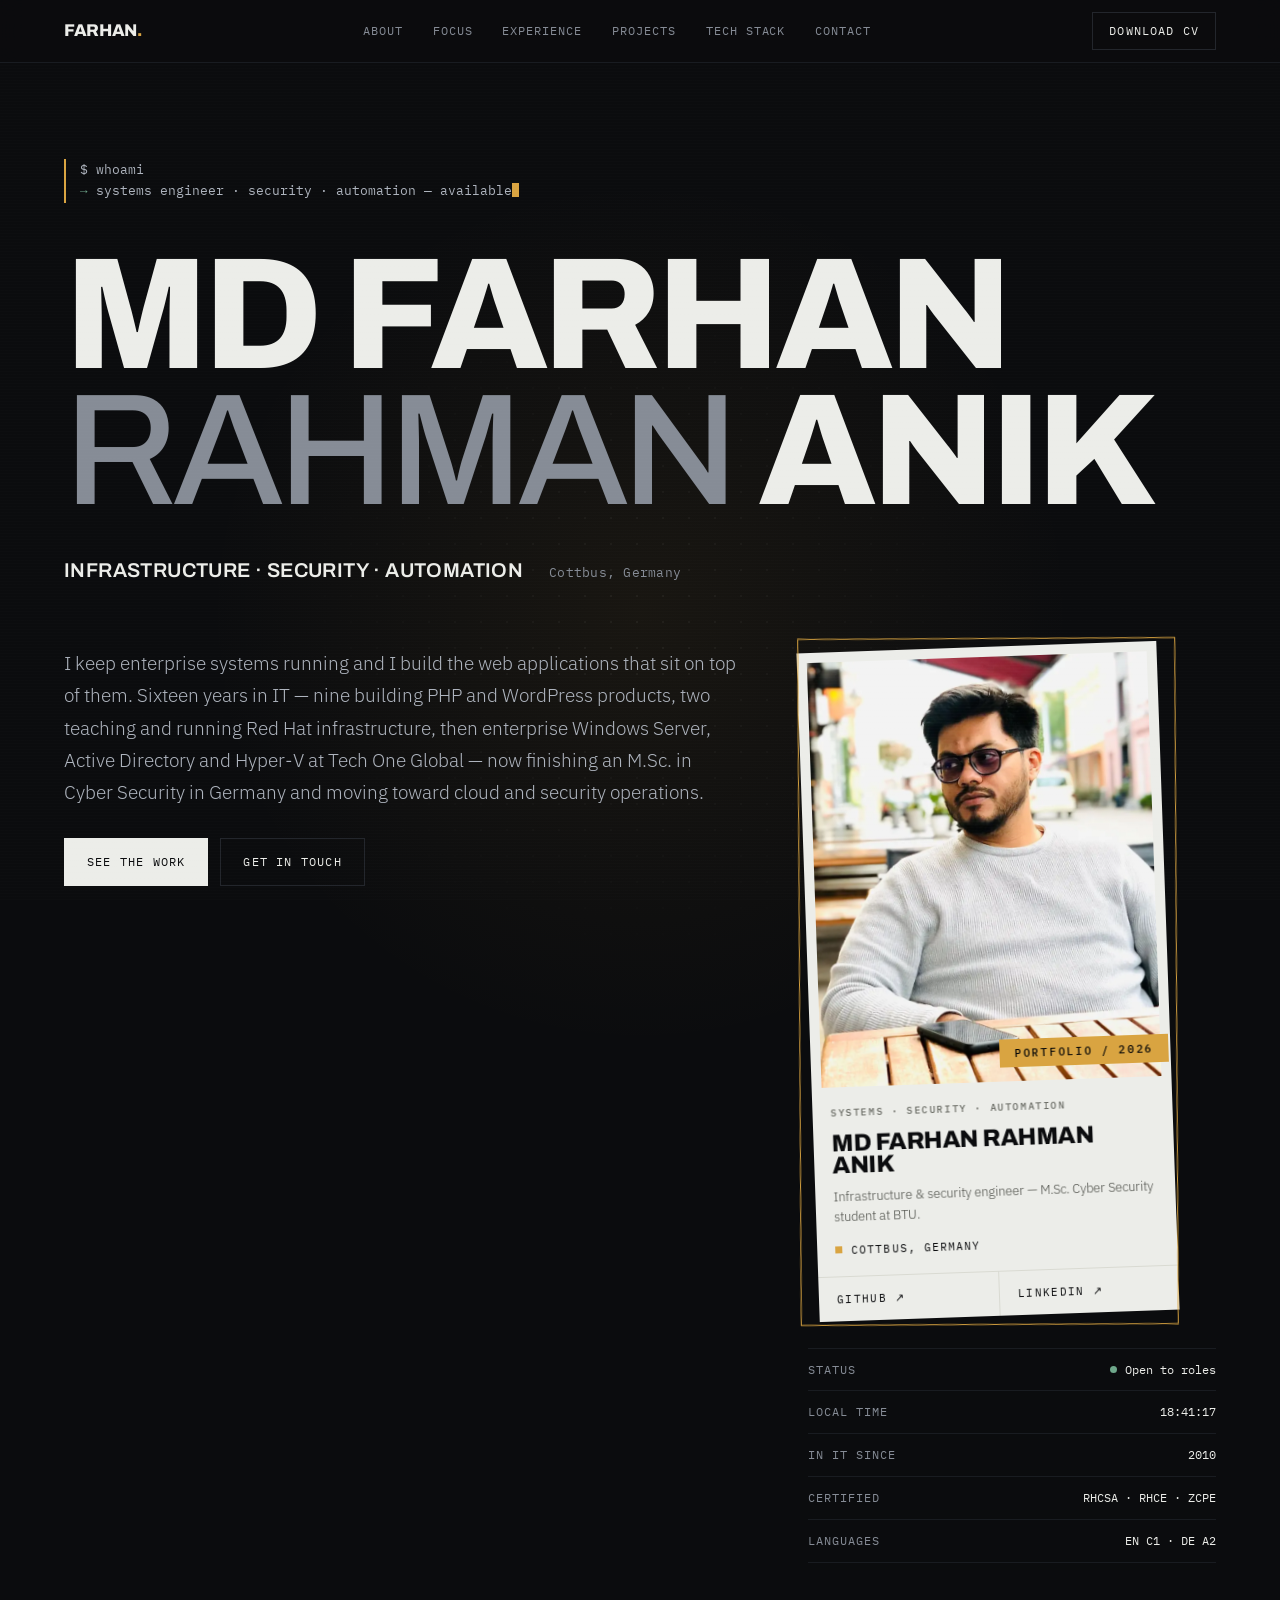
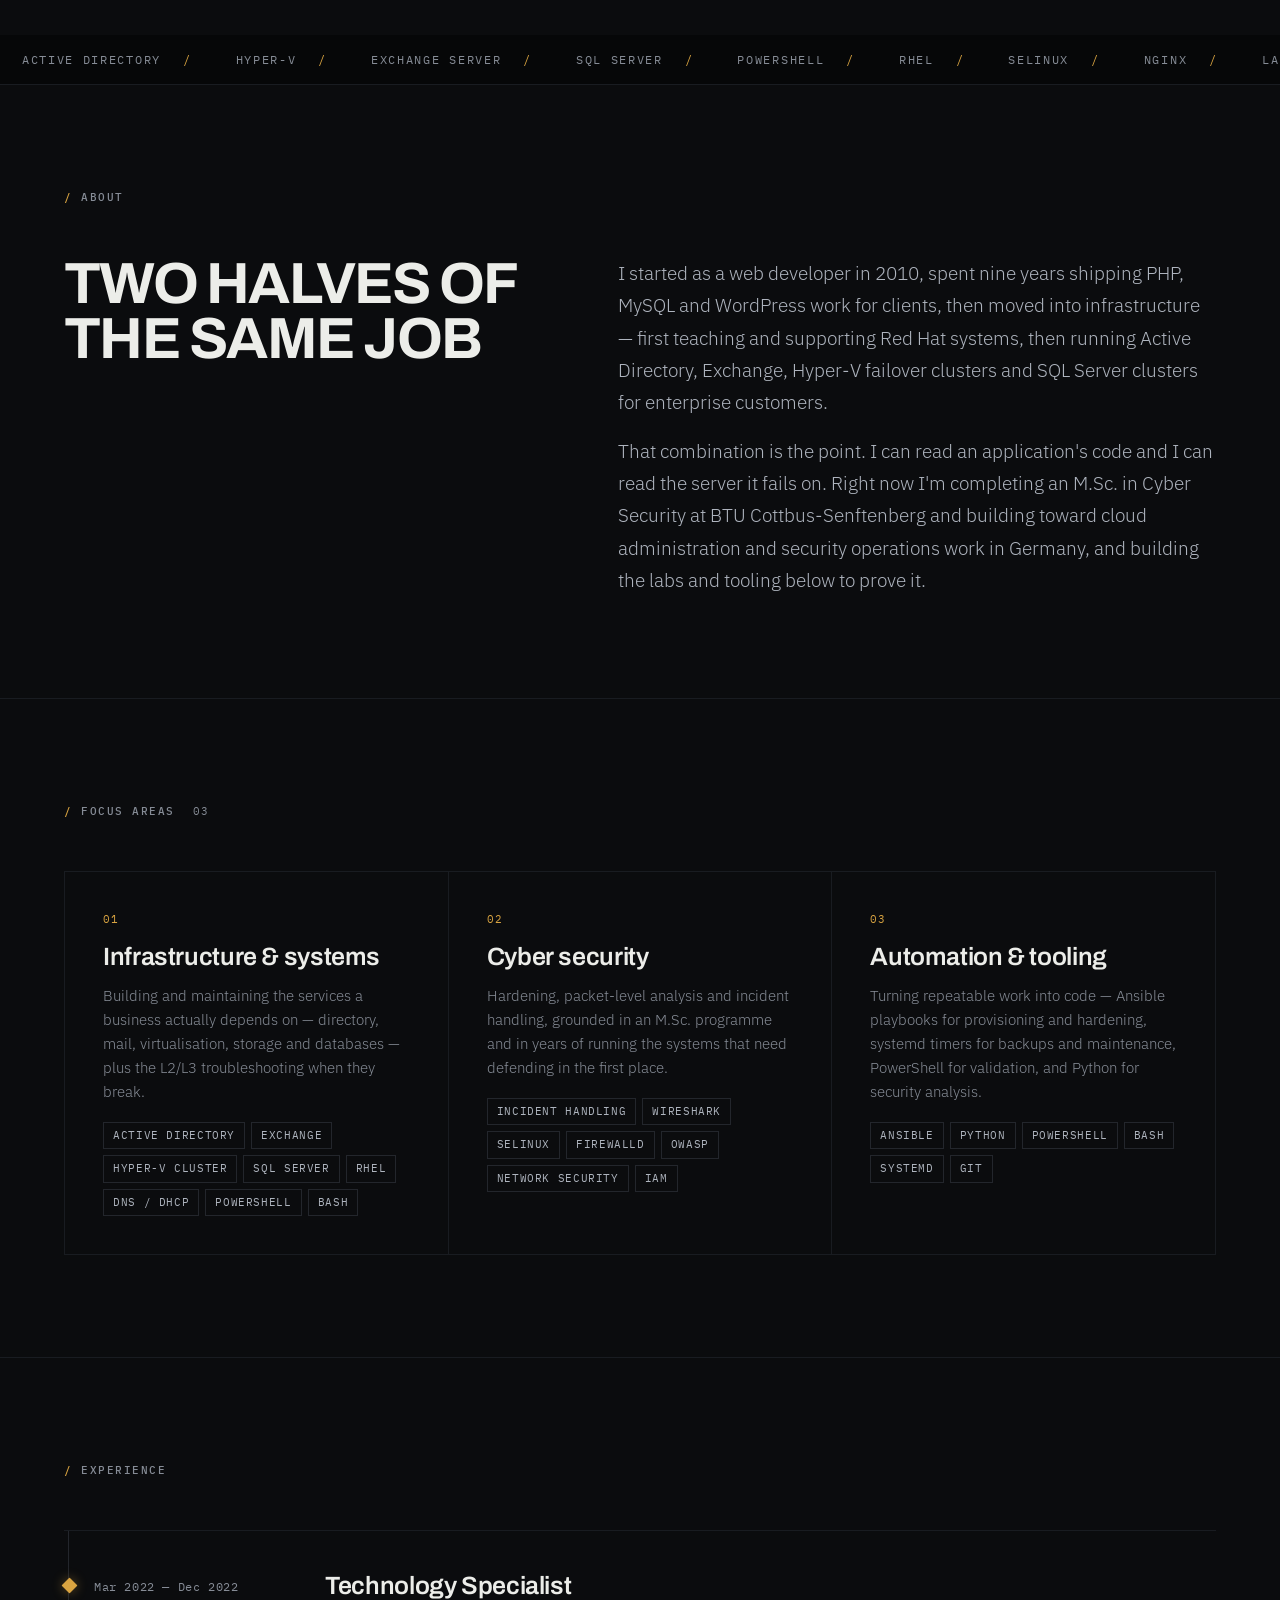
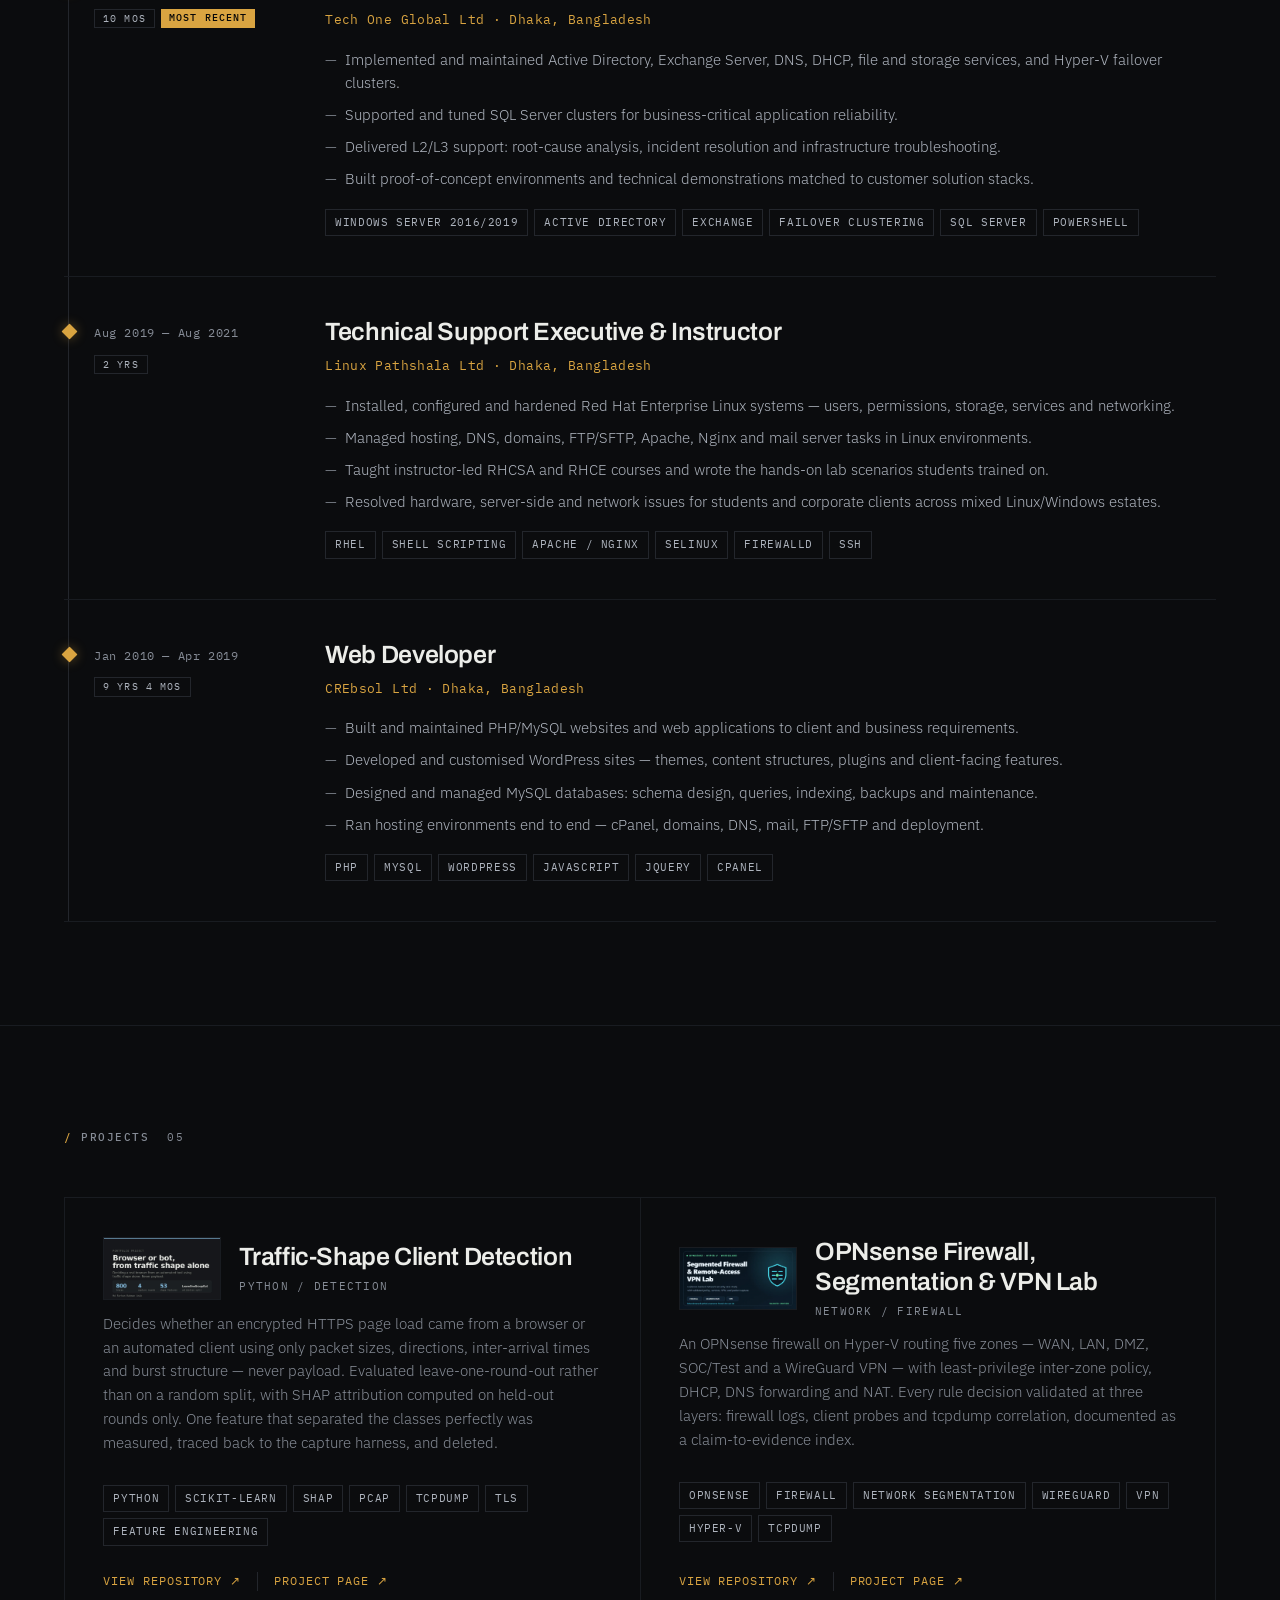
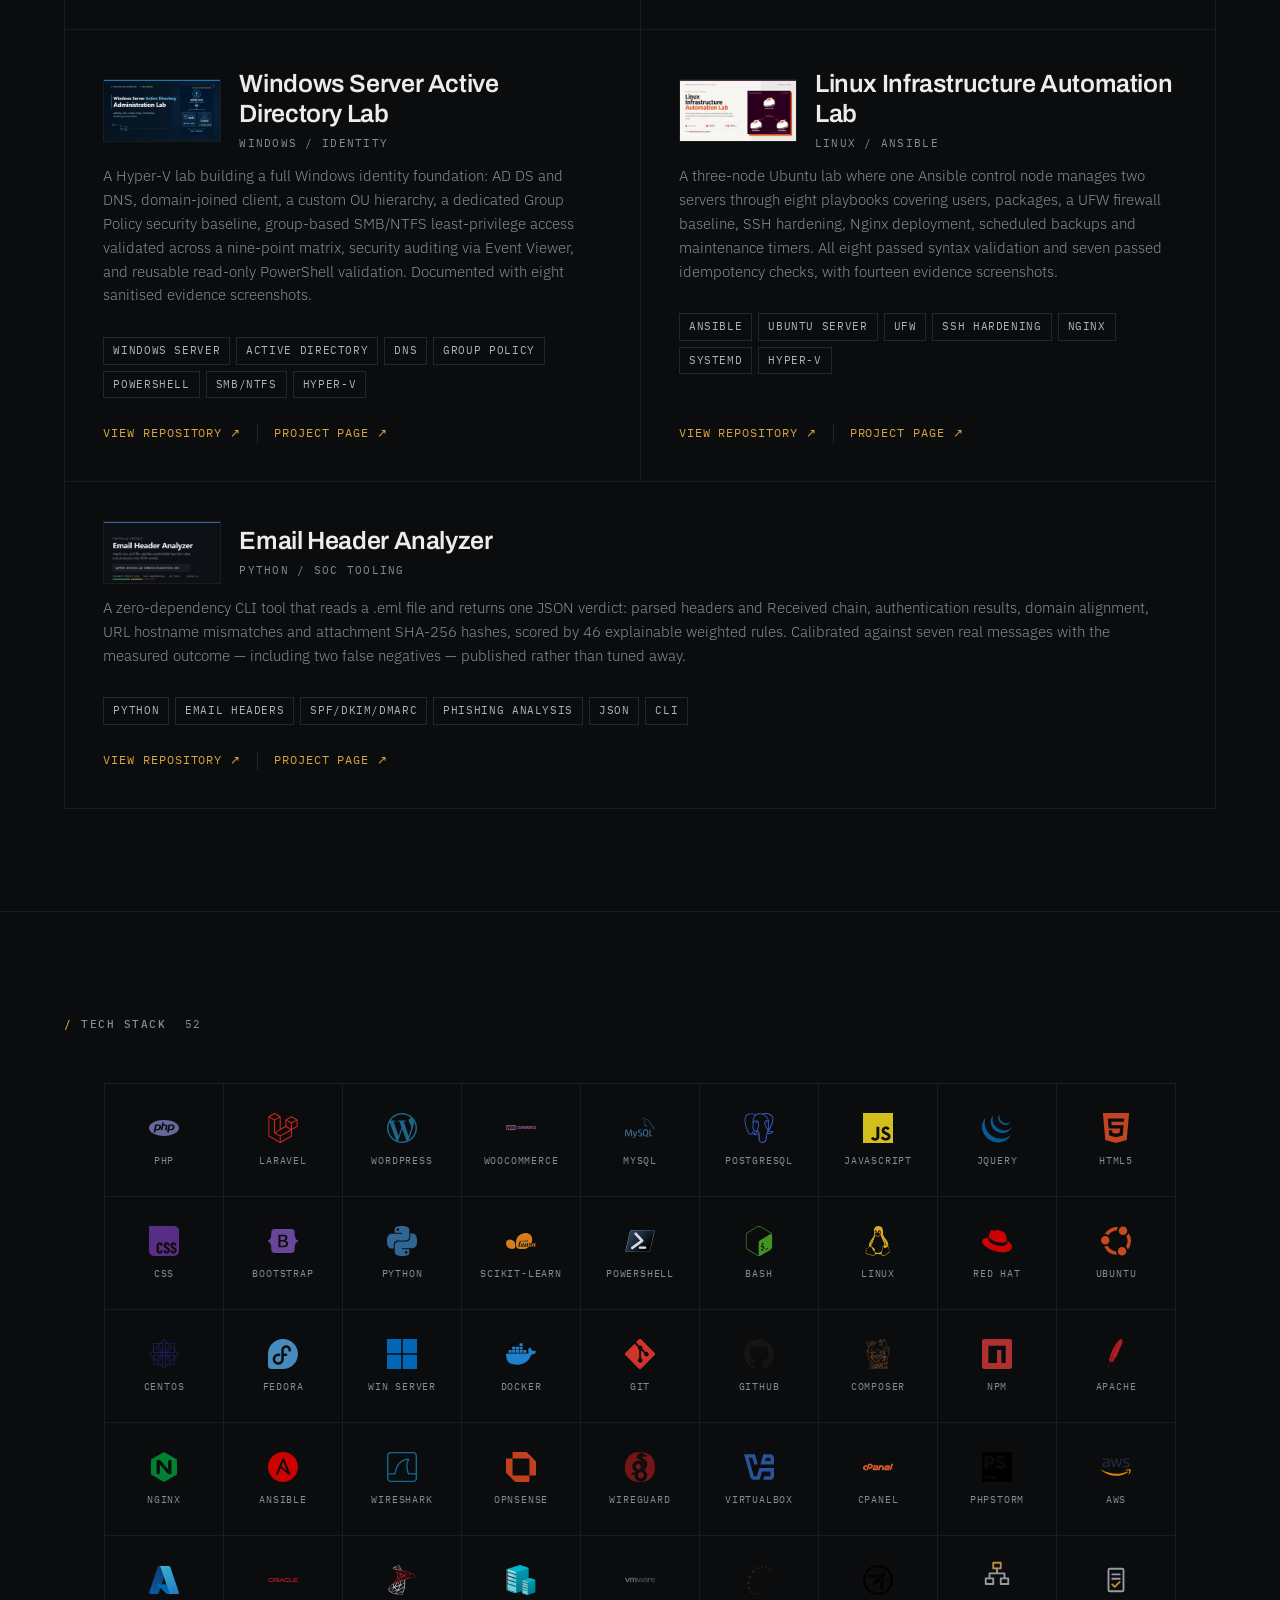
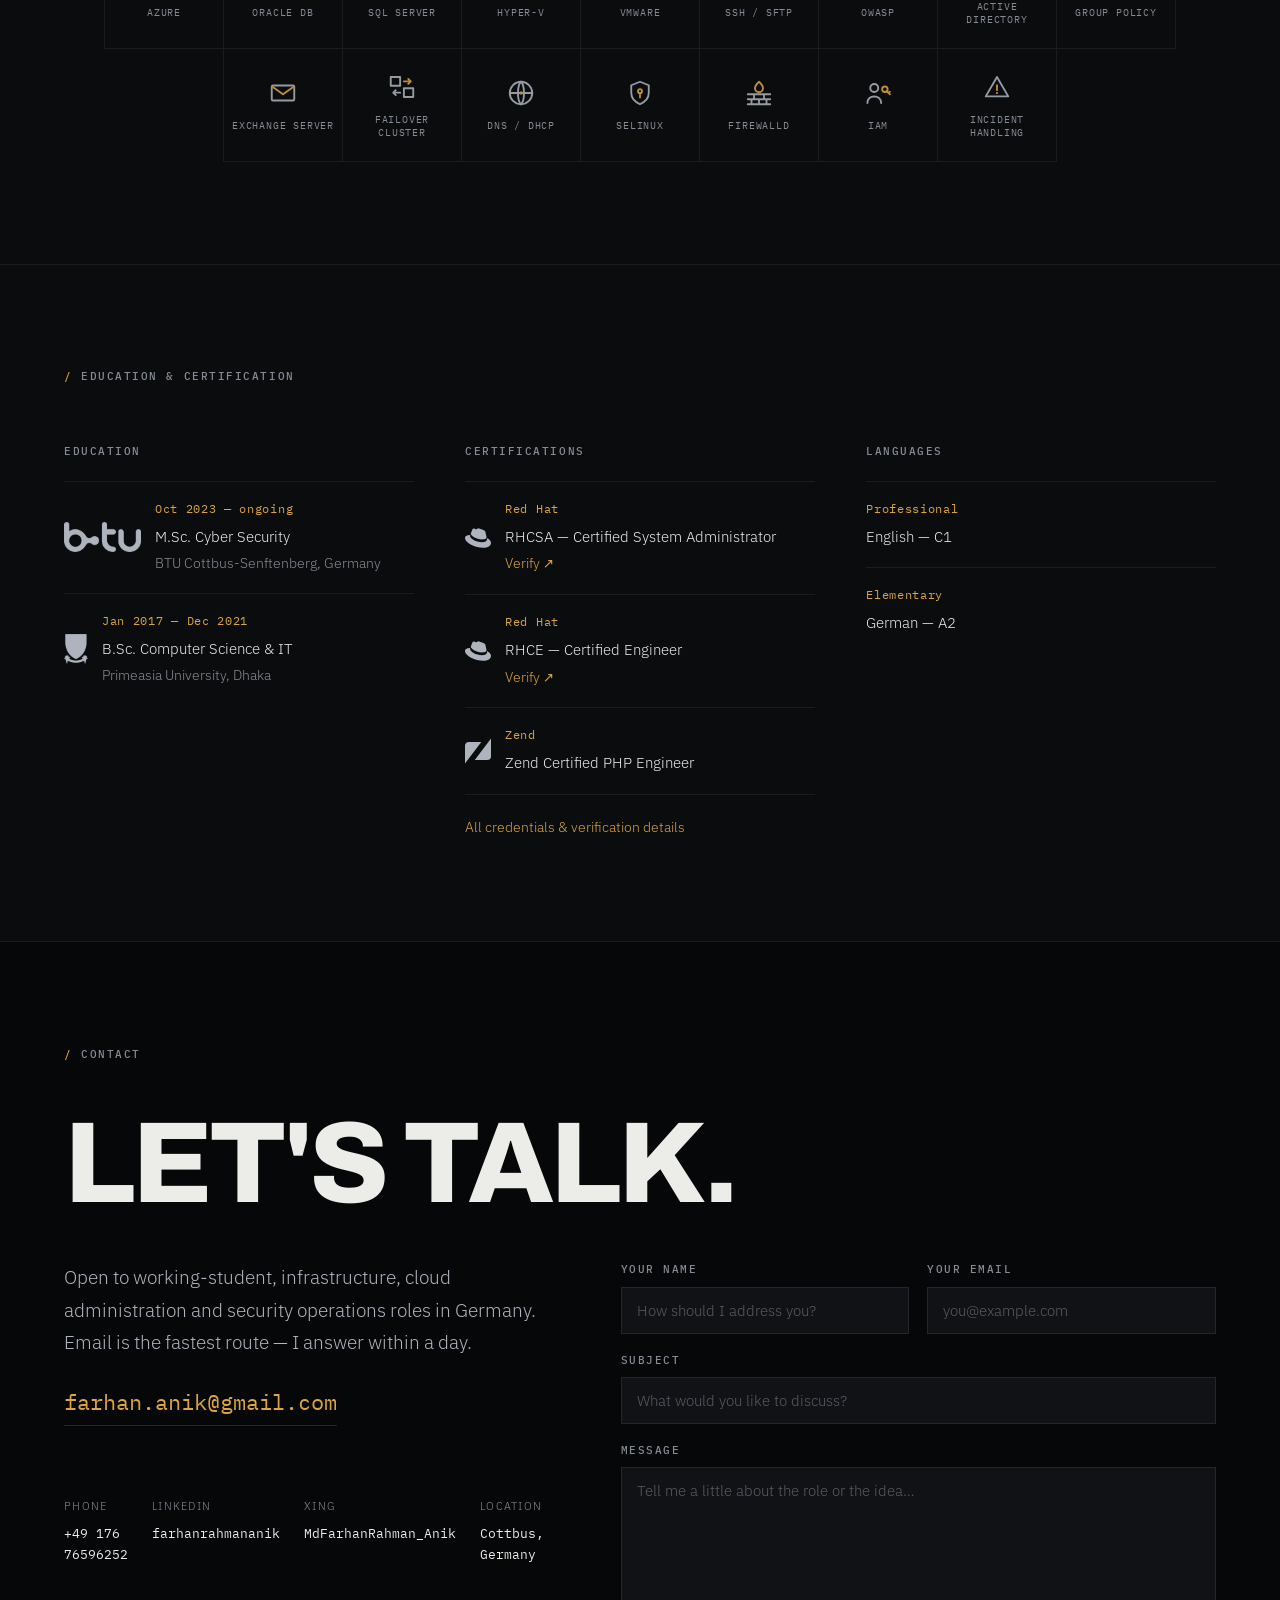
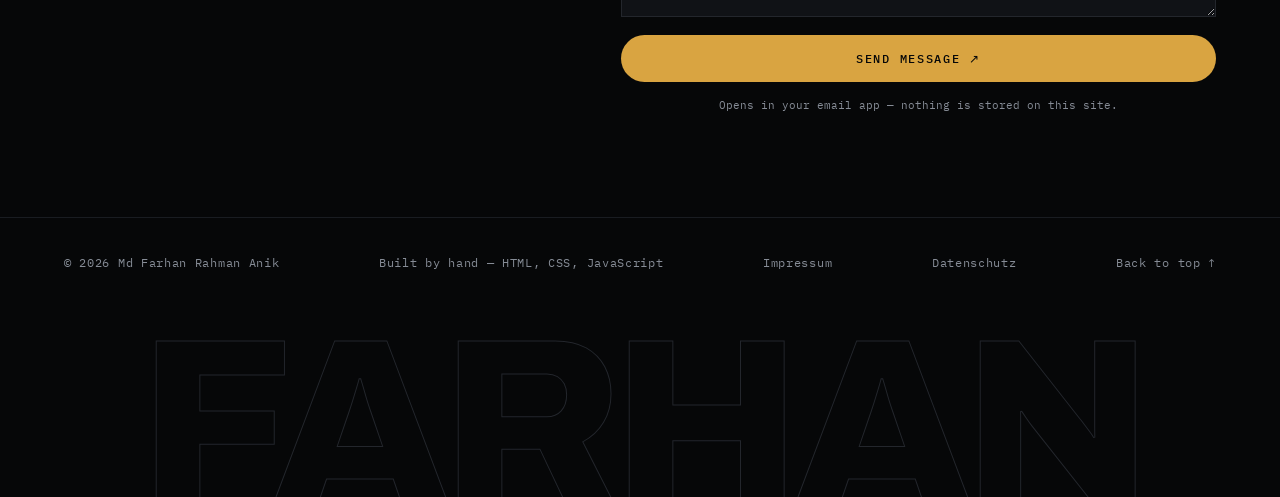
<file: index.html>
<!DOCTYPE html>
<html lang="en">
<head>
<meta charset="utf-8">
<meta name="viewport" content="width=device-width, initial-scale=1">
<title>Md Farhan Rahman Anik — Infrastructure, Security &amp; Automation</title>
<meta name="description" content="Systems and security engineer in Cottbus, Germany. Windows Server, Active Directory, Hyper-V, RHEL, Ansible and Python security tooling. RHCSA and RHCE certified.">
<meta property="og:description" content="Systems and security engineer in Cottbus, Germany. Windows Server, Active Directory, Hyper-V, RHEL, Ansible and Python security tooling. RHCSA and RHCE certified.">
<meta name="twitter:description" content="Systems and security engineer in Cottbus, Germany. Windows Server, Active Directory, Hyper-V, RHEL, Ansible and Python security tooling. RHCSA and RHCE certified.">
<link rel="icon" href="assets/favicon.svg" type="image/svg+xml">
<link rel="icon" href="assets/favicon.ico" sizes="any">
<link rel="apple-touch-icon" href="assets/apple-touch-icon.png">
<link rel="stylesheet" href="css/style.css">
</head>
<body>

<div class="progress" id="progress" aria-hidden="true"></div>
<header class="site-head">
  <div class="wrap head-inner">
    <a href="#top" class="mark">Farhan<span>.</span></a>
    <nav class="nav" id="nav">
      <a href="#about">About</a>
      <a href="#focus">Focus</a>
      <a href="#experience">Experience</a>
      <a href="#projects">Projects</a>
      <a href="#skills">Tech Stack</a>
      <a href="#contact">Contact</a>
      <a class="nav-cta" href="Md_Farhan_Rahman_Anik_CV.pdf" download>Download CV</a>
    </nav>
    <a class="head-cta" href="Md_Farhan_Rahman_Anik_CV.pdf" download>Download CV</a>
    <button class="burger" id="burger" aria-expanded="false" aria-controls="nav">Menu</button>
  </div>
</header>

<main id="top">

  <!-- HERO -->
  <section class="hero" id="hero">
    <div class="amb" aria-hidden="true"></div>
    <div class="glow" aria-hidden="true"></div>
    <div class="wrap">
      <div class="term" id="term" role="group" aria-label="Introduction">
        <span class="out" id="termLine">$ whoami</span>
        <span class="out" id="termOut"></span>
      </div>

      <h1 class="display">
        <span class="hline"><span>Md Farhan</span></span>
        <span class="hline"><span><span class="thin">Rahman</span> Anik</span></span>
      </h1>

      <div class="hero-role">
        <div class="job">Infrastructure &middot; Security &middot; Automation</div>
        <div class="mono muted">Cottbus, Germany</div>
      </div>

      <div class="hero-body">
        <div>
          <p class="lede">
            I keep enterprise systems running and I build the web applications that sit on top of them.
            Sixteen years in IT — nine building PHP and WordPress products, two teaching and running
            Red Hat infrastructure, then enterprise Windows Server, Active Directory and Hyper-V at
            Tech One Global — now finishing an M.Sc. in Cyber Security in Germany and moving toward
            cloud and security operations.
          </p>
          <div class="cta-row">
            <a class="btn btn-solid" href="#projects">See the work</a>
            <a class="btn btn-ghost" href="mailto:farhan.anik@gmail.com">Get in touch</a>
          </div>
        </div>

        <div class="hero-side">
          <div class="pcard">
            <div class="pcard-photo">
            <img src="[data-uri]" width="800" height="1000"
                 alt="Md Farhan Rahman Anik, seated at an outdoor café table in Cottbus">
            <span class="badge">Portfolio / 2026</span>
            </div>
            <div class="pcard-body">
              <div class="pcard-eyebrow">Systems &middot; Security &middot; Automation</div>
              <div class="pcard-name">Md Farhan Rahman Anik</div>
              <p class="pcard-line">Infrastructure &amp; security engineer — M.Sc. Cyber Security student at BTU.</p>
              <div class="pcard-loc">Cottbus, Germany</div>
            </div>
            <nav class="pcard-links" aria-label="Profiles">
              <a href="https://github.com/farhanrahmananik" target="_blank" rel="noopener" data-github>GitHub</a>
              <a href="https://www.linkedin.com/in/farhanrahmananik" target="_blank" rel="noopener">LinkedIn</a>
            </nav>
          </div>

          <dl class="facts">
          <div class="fact"><dt>Status</dt><dd><span class="dot"></span>Open to roles</dd></div>
          <div class="fact"><dt>Local time</dt><dd id="clock">--:--:--</dd></div>
          <div class="fact"><dt>In IT since</dt><dd>2010</dd></div>
          <div class="fact"><dt>Certified</dt><dd>RHCSA · RHCE · ZCPE</dd></div>
          <div class="fact"><dt>Languages</dt><dd>EN C1 · DE A2</dd></div>
        </dl>
        </div>
      </div>
    </div>
  </section>

  <!-- MARQUEE -->
  <div class="marquee" aria-hidden="true">
    <div class="marquee-track" id="track"></div>
  </div>

  <!-- ABOUT -->
  <section class="section" id="about">
    <div class="wrap">
      <div class="sec-head rv">
        <span class="eyebrow"><span class="slash">/</span> About</span>
      </div>
      <div class="about-grid rv">
        <h2 class="h2">Two halves of the same job</h2>
        <div>
          <p class="lede">
            I started as a web developer in 2010, spent nine years shipping PHP, MySQL and WordPress
            work for clients, then moved into infrastructure — first teaching and supporting Red Hat
            systems, then running Active Directory, Exchange, Hyper-V failover clusters and SQL Server
            clusters for enterprise customers.
          </p>
          <p class="lede">
            That combination is the point. I can read an application's code and I can read the server
            it fails on. Right now I'm completing an M.Sc. in Cyber Security at BTU
            Cottbus-Senftenberg and building toward cloud administration and security operations work
            in Germany, and building the labs and tooling below to prove it.
          </p>
        </div>
      </div>
    </div>
  </section>

  <!-- FOCUS -->
  <section class="section rule" id="focus">
    <div class="wrap">
      <div class="sec-head rv">
        <h2 class="sr-only">Focus areas</h2><span class="eyebrow"><span class="slash">/</span> Focus areas</span>
        <span class="count">03</span>
      </div>
      <div class="cards rv">
        <article class="card">
          <div class="idx">01</div>
          <h3 class="h3">Infrastructure &amp; systems</h3>
          <p>Building and maintaining the services a business actually depends on — directory, mail,
             virtualisation, storage and databases — plus the L2/L3 troubleshooting when they break.</p>
          <div class="taglist">
            <span class="tag">Active Directory</span><span class="tag">Exchange</span>
            <span class="tag">Hyper-V Cluster</span><span class="tag">SQL Server</span>
            <span class="tag">RHEL</span><span class="tag">DNS / DHCP</span>
            <span class="tag">PowerShell</span><span class="tag">Bash</span>
          </div>
        </article>
        <article class="card">
          <div class="idx">02</div>
          <h3 class="h3">Cyber security</h3>
          <p>Hardening, packet-level analysis and incident handling, grounded in an M.Sc. programme
             and in years of running the systems that need defending in the first place.</p>
          <div class="taglist">
            <span class="tag">Incident Handling</span><span class="tag">Wireshark</span>
            <span class="tag">SELinux</span><span class="tag">Firewalld</span>
            <span class="tag">OWASP</span><span class="tag">Network Security</span>
            <span class="tag">IAM</span>
          </div>
        </article>
        <article class="card">
          <div class="idx">03</div>
          <h3 class="h3">Automation &amp; tooling</h3>
          <p>Turning repeatable work into code — Ansible playbooks for provisioning and hardening,
             systemd timers for backups and maintenance, PowerShell for validation, and Python for
             security analysis.</p>
          <div class="taglist">
            <span class="tag">Ansible</span><span class="tag">Python</span>
            <span class="tag">PowerShell</span><span class="tag">Bash</span>
            <span class="tag">systemd</span><span class="tag">Git</span>
          </div>
        </article>
      </div>
    </div>
  </section>

  <!-- EXPERIENCE -->
  <section class="section rule" id="experience">
    <div class="wrap">
      <div class="sec-head rv">
        <h2 class="sr-only">Experience</h2><span class="eyebrow"><span class="slash">/</span> Experience</span>
      </div>

      <article class="role rv">
        <div class="role-when">Mar 2022 — Dec 2022<span class="when-chips"><span class="chip-dur">10 mos</span><span class="chip-now">Most recent</span></span></div>
        <div>
          <h3 class="h3">Technology Specialist</h3>
          <div class="role-org">Tech One Global Ltd &middot; Dhaka, Bangladesh</div>
          <ul>
            <li>Implemented and maintained Active Directory, Exchange Server, DNS, DHCP, file and storage services, and Hyper-V failover clusters.</li>
            <li>Supported and tuned SQL Server clusters for business-critical application reliability.</li>
            <li>Delivered L2/L3 support: root-cause analysis, incident resolution and infrastructure troubleshooting.</li>
            <li>Built proof-of-concept environments and technical demonstrations matched to customer solution stacks.</li>
          </ul>
          <div class="taglist">
            <span class="tag">Windows Server 2016/2019</span><span class="tag">Active Directory</span>
            <span class="tag">Exchange</span><span class="tag">Failover Clustering</span>
            <span class="tag">SQL Server</span><span class="tag">PowerShell</span>
          </div>
        </div>
      </article>

      <article class="role rv">
        <div class="role-when">Aug 2019 — Aug 2021<span class="when-chips"><span class="chip-dur">2 yrs</span></span></div>
        <div>
          <h3 class="h3">Technical Support Executive &amp; Instructor</h3>
          <div class="role-org">Linux Pathshala Ltd &middot; Dhaka, Bangladesh</div>
          <ul>
            <li>Installed, configured and hardened Red Hat Enterprise Linux systems — users, permissions, storage, services and networking.</li>
            <li>Managed hosting, DNS, domains, FTP/SFTP, Apache, Nginx and mail server tasks in Linux environments.</li>
            <li>Taught instructor-led RHCSA and RHCE courses and wrote the hands-on lab scenarios students trained on.</li>
            <li>Resolved hardware, server-side and network issues for students and corporate clients across mixed Linux/Windows estates.</li>
          </ul>
          <div class="taglist">
            <span class="tag">RHEL</span><span class="tag">Shell Scripting</span>
            <span class="tag">Apache / Nginx</span><span class="tag">SELinux</span>
            <span class="tag">Firewalld</span><span class="tag">SSH</span>
          </div>
        </div>
      </article>

      <article class="role rv">
        <div class="role-when">Jan 2010 — Apr 2019<span class="when-chips"><span class="chip-dur">9 yrs 4 mos</span></span></div>
        <div>
          <h3 class="h3">Web Developer</h3>
          <div class="role-org">CREbsol Ltd &middot; Dhaka, Bangladesh</div>
          <ul>
            <li>Built and maintained PHP/MySQL websites and web applications to client and business requirements.</li>
            <li>Developed and customised WordPress sites — themes, content structures, plugins and client-facing features.</li>
            <li>Designed and managed MySQL databases: schema design, queries, indexing, backups and maintenance.</li>
            <li>Ran hosting environments end to end — cPanel, domains, DNS, mail, FTP/SFTP and deployment.</li>
          </ul>
          <div class="taglist">
            <span class="tag">PHP</span><span class="tag">MySQL</span>
            <span class="tag">WordPress</span><span class="tag">JavaScript</span>
            <span class="tag">jQuery</span><span class="tag">cPanel</span>
          </div>
        </div>
      </article>
    </div>
  </section>

  <!-- PROJECTS -->
  <section class="section rule" id="projects">
    <div class="wrap">
      <div class="sec-head rv">
        <h2 class="sr-only">Projects</h2><span class="eyebrow"><span class="slash">/</span> Projects</span>
        <span class="count">05</span>
      </div>
      <div class="proj-grid rv">

        <article class="proj">
          <div class="proj-top">
            <div class="proj-thumb"><img src="assets/projects/traffic-shape-client-detection.webp" width="1200" height="630" loading="lazy" alt="Traffic-Shape Client Detection — project cover" onerror="if(!this.dataset.f){this.dataset.f=1;this.src=this.src.replace('assets/images/projects/','assets/projects/')}else{this.closest('.proj-thumb').style.display='none'}"></div>
            <div class="proj-head">
              <h3 class="h3">Traffic-Shape Client Detection</h3>
              <span class="proj-kind">Python / Detection</span>
            </div>
          </div>
          <p>Decides whether an encrypted HTTPS page load came from a browser or an automated client
             using only packet sizes, directions, inter-arrival times and burst structure — never
             payload. Evaluated leave-one-round-out rather than on a random split, with SHAP
             attribution computed on held-out rounds only. One feature that separated the classes
             perfectly was measured, traced back to the capture harness, and deleted.</p>
          <div class="taglist">
            <span class="tag">Python</span><span class="tag">scikit-learn</span><span class="tag">SHAP</span>
            <span class="tag">PCAP</span><span class="tag">tcpdump</span><span class="tag">TLS</span>
            <span class="tag">Feature Engineering</span>
          </div>
          <div class="proj-links">
            <a class="proj-link" href="https://github.com/farhanrahmananik/traffic-shape-client-detection" target="_blank" rel="noopener" data-repo>View repository</a>
            <a class="proj-link" href="https://farhanrahmananik.github.io/traffic-shape-client-detection/" target="_blank" rel="noopener" data-live>Project page</a>
          </div>
        </article>

        <article class="proj">
          <div class="proj-top">
            <div class="proj-thumb"><img src="assets/projects/opnsense-firewall-vlan-vpn-lab.webp" width="1200" height="630" loading="lazy" alt="OPNsense Firewall, Segmentation &amp; VPN Lab — project cover" onerror="if(!this.dataset.f){this.dataset.f=1;this.src=this.src.replace('assets/images/projects/','assets/projects/')}else{this.closest('.proj-thumb').style.display='none'}"></div>
            <div class="proj-head">
              <h3 class="h3">OPNsense Firewall, Segmentation &amp; VPN Lab</h3>
              <span class="proj-kind">Network / Firewall</span>
            </div>
          </div>
          <p>An OPNsense firewall on Hyper-V routing five zones — WAN, LAN, DMZ, SOC/Test and a
             WireGuard VPN — with least-privilege inter-zone policy, DHCP, DNS forwarding and NAT.
             Every rule decision validated at three layers: firewall logs, client probes and tcpdump
             correlation, documented as a claim-to-evidence index.</p>
          <div class="taglist">
            <span class="tag">OPNsense</span><span class="tag">Firewall</span><span class="tag">Network Segmentation</span>
            <span class="tag">WireGuard</span><span class="tag">VPN</span><span class="tag">Hyper-V</span>
            <span class="tag">tcpdump</span>
          </div>
          <div class="proj-links">
            <a class="proj-link" href="https://github.com/farhanrahmananik/opnsense-firewall-vlan-vpn-lab" target="_blank" rel="noopener" data-repo>View repository</a>
            <a class="proj-link" href="https://farhanrahmananik.github.io/opnsense-firewall-vlan-vpn-lab/" target="_blank" rel="noopener" data-live>Project page</a>
          </div>
        </article>

        <article class="proj">
          <div class="proj-top">
            <div class="proj-thumb"><img src="assets/projects/windows-server-active-directory-lab.webp" width="1200" height="630" loading="lazy" alt="Windows Server Active Directory Lab — project cover" onerror="if(!this.dataset.f){this.dataset.f=1;this.src=this.src.replace('assets/images/projects/','assets/projects/')}else{this.closest('.proj-thumb').style.display='none'}"></div>
            <div class="proj-head">
              <h3 class="h3">Windows Server Active Directory Lab</h3>
              <span class="proj-kind">Windows / Identity</span>
            </div>
          </div>
          <p>A Hyper-V lab building a full Windows identity foundation: AD DS and DNS, domain-joined
             client, a custom OU hierarchy, a dedicated Group Policy security baseline, group-based
             SMB/NTFS least-privilege access validated across a nine-point matrix, security auditing
             via Event Viewer, and reusable read-only PowerShell validation. Documented with eight
             sanitised evidence screenshots.</p>
          <div class="taglist">
            <span class="tag">Windows Server</span><span class="tag">Active Directory</span><span class="tag">DNS</span>
            <span class="tag">Group Policy</span><span class="tag">PowerShell</span><span class="tag">SMB/NTFS</span>
            <span class="tag">Hyper-V</span>
          </div>
          <div class="proj-links">
            <a class="proj-link" href="https://github.com/farhanrahmananik/windows-server-active-directory-lab" target="_blank" rel="noopener" data-repo>View repository</a>
            <a class="proj-link" href="https://farhanrahmananik.github.io/windows-server-active-directory-lab/" target="_blank" rel="noopener" data-live>Project page</a>
          </div>
        </article>

        <article class="proj">
          <div class="proj-top">
            <div class="proj-thumb"><img src="assets/projects/linux-ansible-infrastructure-lab.webp" width="1200" height="630" loading="lazy" alt="Linux Infrastructure Automation Lab — project cover" onerror="if(!this.dataset.f){this.dataset.f=1;this.src=this.src.replace('assets/images/projects/','assets/projects/')}else{this.closest('.proj-thumb').style.display='none'}"></div>
            <div class="proj-head">
              <h3 class="h3">Linux Infrastructure Automation Lab</h3>
              <span class="proj-kind">Linux / Ansible</span>
            </div>
          </div>
          <p>A three-node Ubuntu lab where one Ansible control node manages two servers through eight
             playbooks covering users, packages, a UFW firewall baseline, SSH hardening, Nginx
             deployment, scheduled backups and maintenance timers. All eight passed syntax validation
             and seven passed idempotency checks, with fourteen evidence screenshots.</p>
          <div class="taglist">
            <span class="tag">Ansible</span><span class="tag">Ubuntu Server</span><span class="tag">UFW</span>
            <span class="tag">SSH Hardening</span><span class="tag">Nginx</span><span class="tag">systemd</span>
            <span class="tag">Hyper-V</span>
          </div>
          <div class="proj-links">
            <a class="proj-link" href="https://github.com/farhanrahmananik/linux-ansible-infrastructure-lab" target="_blank" rel="noopener" data-repo>View repository</a>
            <a class="proj-link" href="https://farhanrahmananik.github.io/linux-ansible-infrastructure-lab/" target="_blank" rel="noopener" data-live>Project page</a>
          </div>
        </article>

        <article class="proj">
          <div class="proj-top">
            <div class="proj-thumb"><img src="assets/projects/email-header-analyzer.webp" width="1200" height="630" loading="lazy" alt="Email Header Analyzer — project cover" onerror="if(!this.dataset.f){this.dataset.f=1;this.src=this.src.replace('assets/images/projects/','assets/projects/')}else{this.closest('.proj-thumb').style.display='none'}"></div>
            <div class="proj-head">
              <h3 class="h3">Email Header Analyzer</h3>
              <span class="proj-kind">Python / SOC Tooling</span>
            </div>
          </div>
          <p>A zero-dependency CLI tool that reads a .eml file and returns one JSON verdict: parsed
             headers and Received chain, authentication results, domain alignment, URL hostname
             mismatches and attachment SHA-256 hashes, scored by 46 explainable weighted rules.
             Calibrated against seven real messages with the measured outcome — including two false
             negatives — published rather than tuned away.</p>
          <div class="taglist">
            <span class="tag">Python</span><span class="tag">Email Headers</span><span class="tag">SPF/DKIM/DMARC</span>
            <span class="tag">Phishing Analysis</span><span class="tag">JSON</span><span class="tag">CLI</span>
          </div>
          <div class="proj-links">
            <a class="proj-link" href="https://github.com/farhanrahmananik/email-header-analyzer" target="_blank" rel="noopener" data-repo>View repository</a>
            <a class="proj-link" href="https://farhanrahmananik.github.io/email-header-analyzer/" target="_blank" rel="noopener" data-live>Project page</a>
          </div>
        </article>

      </div>
    </div>
  </section>

  <!-- TECH STACK -->
  <section class="section rule" id="skills">
    <div class="wrap">
      <div class="sec-head rv">
        <h2 class="sr-only">Tech stack</h2><span class="eyebrow"><span class="slash">/</span> Tech stack</span>
        <span class="count">52</span>
      </div>
      <div class="stack-filter" role="group" aria-label="Filter tech stack by category">
        <button type="button" class="chip active" data-filter="all" aria-pressed="true">All 52</button>
        <button type="button" class="chip" data-filter="web" aria-pressed="false">Web 11</button>
        <button type="button" class="chip" data-filter="systems" aria-pressed="false">Systems 12</button>
        <button type="button" class="chip" data-filter="tools" aria-pressed="false">Tools 10</button>
        <button type="button" class="chip" data-filter="cloud" aria-pressed="false">Cloud 11</button>
        <button type="button" class="chip" data-filter="security" aria-pressed="false">Security 8</button>
      </div>
      <div class="stack rv">
        <div class="stack-row">
        <div class="tile" data-cat="web">
          <img src="assets/images/stack/php.svg" width="30" height="30" loading="lazy" alt="" onerror="this.parentElement.classList.add('noicon')">
          <span class="fb" aria-hidden="true">P</span>
          <span class="lbl">PHP</span>
        </div>
        <div class="tile" data-cat="web">
          <img src="assets/images/stack/laravel.svg" width="30" height="30" loading="lazy" alt="" onerror="this.parentElement.classList.add('noicon')">
          <span class="fb" aria-hidden="true">L</span>
          <span class="lbl">Laravel</span>
        </div>
        <div class="tile" data-cat="web">
          <img src="assets/images/stack/wordpress.svg" width="30" height="30" loading="lazy" alt="" onerror="this.parentElement.classList.add('noicon')">
          <span class="fb" aria-hidden="true">W</span>
          <span class="lbl">WordPress</span>
        </div>
        <div class="tile" data-cat="web">
          <img src="assets/images/stack/woocommerce.svg" width="30" height="30" loading="lazy" alt="" onerror="this.parentElement.classList.add('noicon')">
          <span class="fb" aria-hidden="true">W</span>
          <span class="lbl">WooCommerce</span>
        </div>
        <div class="tile" data-cat="web">
          <img src="assets/images/stack/mysql.svg" width="30" height="30" loading="lazy" alt="" onerror="this.parentElement.classList.add('noicon')">
          <span class="fb" aria-hidden="true">M</span>
          <span class="lbl">MySQL</span>
        </div>
        <div class="tile" data-cat="web">
          <img src="assets/images/stack/postgresql.svg" width="30" height="30" loading="lazy" alt="" onerror="this.parentElement.classList.add('noicon')">
          <span class="fb" aria-hidden="true">P</span>
          <span class="lbl">PostgreSQL</span>
        </div>
        <div class="tile" data-cat="web">
          <img src="assets/images/stack/javascript.svg" width="30" height="30" loading="lazy" alt="" onerror="this.parentElement.classList.add('noicon')">
          <span class="fb" aria-hidden="true">J</span>
          <span class="lbl">JavaScript</span>
        </div>
        <div class="tile" data-cat="web">
          <img src="assets/images/stack/jquery.svg" width="30" height="30" loading="lazy" alt="" onerror="this.parentElement.classList.add('noicon')">
          <span class="fb" aria-hidden="true">J</span>
          <span class="lbl">jQuery</span>
        </div>
        <div class="tile" data-cat="web">
          <img src="assets/images/stack/html5.svg" width="30" height="30" loading="lazy" alt="" onerror="this.parentElement.classList.add('noicon')">
          <span class="fb" aria-hidden="true">H</span>
          <span class="lbl">HTML5</span>
        </div>
        <div class="tile" data-cat="web">
          <img src="assets/images/stack/css.svg" width="30" height="30" loading="lazy" alt="" onerror="this.parentElement.classList.add('noicon')">
          <span class="fb" aria-hidden="true">C</span>
          <span class="lbl">CSS</span>
        </div>
        <div class="tile" data-cat="web">
          <img src="assets/images/stack/bootstrap.svg" width="30" height="30" loading="lazy" alt="" onerror="this.parentElement.classList.add('noicon')">
          <span class="fb" aria-hidden="true">B</span>
          <span class="lbl">Bootstrap</span>
        </div>
        <div class="tile" data-cat="tools">
          <img src="assets/images/stack/python.svg" width="30" height="30" loading="lazy" alt="" onerror="this.parentElement.classList.add('noicon')">
          <span class="fb" aria-hidden="true">P</span>
          <span class="lbl">Python</span>
        </div>
        <div class="tile" data-cat="tools">
          <img src="assets/images/stack/scikitlearn.svg" width="30" height="30" loading="lazy" alt="" onerror="this.parentElement.classList.add('noicon')">
          <span class="fb" aria-hidden="true">SK</span>
          <span class="lbl">scikit-learn</span>
        </div>
        <div class="tile" data-cat="systems">
          <img src="assets/images/stack/powershell-original.svg" width="30" height="30" loading="lazy" alt="" onerror="this.parentElement.classList.add('noicon')">
          <span class="fb" aria-hidden="true">P</span>
          <span class="lbl">PowerShell</span>
        </div>
        <div class="tile" data-cat="systems">
          <img src="assets/images/stack/gnubash.svg" width="30" height="30" loading="lazy" alt="" onerror="this.parentElement.classList.add('noicon')">
          <span class="fb" aria-hidden="true">B</span>
          <span class="lbl">Bash</span>
        </div>
        <div class="tile" data-cat="systems">
          <img src="assets/images/stack/linux.svg" width="30" height="30" loading="lazy" alt="" onerror="this.parentElement.classList.add('noicon')">
          <span class="fb" aria-hidden="true">L</span>
          <span class="lbl">Linux</span>
        </div>
        <div class="tile" data-cat="systems">
          <img src="assets/images/stack/redhat.svg" width="30" height="30" loading="lazy" alt="" onerror="this.parentElement.classList.add('noicon')">
          <span class="fb" aria-hidden="true">R</span>
          <span class="lbl">Red Hat</span>
        </div>
        <div class="tile" data-cat="systems">
          <img src="assets/images/stack/ubuntu.svg" width="30" height="30" loading="lazy" alt="" onerror="this.parentElement.classList.add('noicon')">
          <span class="fb" aria-hidden="true">U</span>
          <span class="lbl">Ubuntu</span>
        </div>
        <div class="tile" data-cat="systems">
          <img src="assets/images/stack/centos.svg" width="30" height="30" loading="lazy" alt="" onerror="this.parentElement.classList.add('noicon')">
          <span class="fb" aria-hidden="true">C</span>
          <span class="lbl">CentOS</span>
        </div>
        <div class="tile" data-cat="systems">
          <img src="assets/images/stack/fedora.svg" width="30" height="30" loading="lazy" alt="" onerror="this.parentElement.classList.add('noicon')">
          <span class="fb" aria-hidden="true">F</span>
          <span class="lbl">Fedora</span>
        </div>
        <div class="tile" data-cat="systems">
          <img src="assets/images/stack/windows11-original.svg" width="30" height="30" loading="lazy" alt="" onerror="this.parentElement.classList.add('noicon')">
          <span class="fb" aria-hidden="true">W</span>
          <span class="lbl">Win Server</span>
        </div>
        <div class="tile" data-cat="tools">
          <img src="assets/images/stack/docker.svg" width="30" height="30" loading="lazy" alt="" onerror="this.parentElement.classList.add('noicon')">
          <span class="fb" aria-hidden="true">D</span>
          <span class="lbl">Docker</span>
        </div>
        <div class="tile" data-cat="tools">
          <img src="assets/images/stack/git.svg" width="30" height="30" loading="lazy" alt="" onerror="this.parentElement.classList.add('noicon')">
          <span class="fb" aria-hidden="true">G</span>
          <span class="lbl">Git</span>
        </div>
        <div class="tile" data-cat="tools">
          <img src="assets/images/stack/github.svg" width="30" height="30" loading="lazy" alt="" onerror="this.parentElement.classList.add('noicon')">
          <span class="fb" aria-hidden="true">G</span>
          <span class="lbl">GitHub</span>
        </div>
        <div class="tile" data-cat="tools">
          <img src="assets/images/stack/composer.svg" width="30" height="30" loading="lazy" alt="" onerror="this.parentElement.classList.add('noicon')">
          <span class="fb" aria-hidden="true">C</span>
          <span class="lbl">Composer</span>
        </div>
        <div class="tile" data-cat="tools">
          <img src="assets/images/stack/npm.svg" width="30" height="30" loading="lazy" alt="" onerror="this.parentElement.classList.add('noicon')">
          <span class="fb" aria-hidden="true">N</span>
          <span class="lbl">npm</span>
        </div>
        <div class="tile" data-cat="systems">
          <img src="assets/images/stack/apache.svg" width="30" height="30" loading="lazy" alt="" onerror="this.parentElement.classList.add('noicon')">
          <span class="fb" aria-hidden="true">A</span>
          <span class="lbl">Apache</span>
        </div>
        <div class="tile" data-cat="systems">
          <img src="assets/images/stack/nginx.svg" width="30" height="30" loading="lazy" alt="" onerror="this.parentElement.classList.add('noicon')">
          <span class="fb" aria-hidden="true">N</span>
          <span class="lbl">Nginx</span>
        </div>
        <div class="tile" data-cat="systems">
          <img src="assets/images/stack/ansible.svg" width="30" height="30" loading="lazy" alt="" onerror="this.parentElement.classList.add('noicon')">
          <span class="fb" aria-hidden="true">A</span>
          <span class="lbl">Ansible</span>
        </div>
        <div class="tile" data-cat="security">
          <img src="assets/images/stack/wireshark.svg" width="30" height="30" loading="lazy" alt="" onerror="this.parentElement.classList.add('noicon')">
          <span class="fb" aria-hidden="true">W</span>
          <span class="lbl">Wireshark</span>
        </div>
        <div class="tile" data-cat="security">
          <img src="assets/images/stack/opnsense.svg" width="30" height="30" loading="lazy" alt="" onerror="this.parentElement.classList.add('noicon')">
          <span class="fb" aria-hidden="true">OP</span>
          <span class="lbl">OPNsense</span>
        </div>
        <div class="tile" data-cat="security">
          <img src="assets/images/stack/wireguard.svg" width="30" height="30" loading="lazy" alt="" onerror="this.parentElement.classList.add('noicon')">
          <span class="fb" aria-hidden="true">WG</span>
          <span class="lbl">WireGuard</span>
        </div>
        <div class="tile" data-cat="tools">
          <img src="assets/images/stack/virtualbox.svg" width="30" height="30" loading="lazy" alt="" onerror="this.parentElement.classList.add('noicon')">
          <span class="fb" aria-hidden="true">V</span>
          <span class="lbl">VirtualBox</span>
        </div>
        <div class="tile" data-cat="tools">
          <img src="assets/images/stack/cpanel.svg" width="30" height="30" loading="lazy" alt="" onerror="this.parentElement.classList.add('noicon')">
          <span class="fb" aria-hidden="true">C</span>
          <span class="lbl">cPanel</span>
        </div>
        <div class="tile" data-cat="tools">
          <img src="assets/images/stack/phpstorm.svg" width="30" height="30" loading="lazy" alt="" onerror="this.parentElement.classList.add('noicon')">
          <span class="fb" aria-hidden="true">P</span>
          <span class="lbl">PhpStorm</span>
        </div>
        <div class="tile" data-cat="cloud">
          <img src="assets/images/stack/amazonwebservices-original-wordmark.svg" width="46" height="30" loading="lazy" alt="" onerror="this.parentElement.classList.add('noicon')">
          <span class="fb" aria-hidden="true">A</span>
          <span class="lbl">AWS</span>
        </div>
        <div class="tile" data-cat="cloud">
          <img src="assets/images/stack/azure-original.svg" width="30" height="30" loading="lazy" alt="" onerror="this.parentElement.classList.add('noicon')">
          <span class="fb" aria-hidden="true">AZ</span>
          <span class="lbl">Azure</span>
        </div>
        <div class="tile" data-cat="cloud">
          <img src="assets/images/stack/oracle-original.svg" width="40" height="30" loading="lazy" alt="" onerror="this.parentElement.classList.add('noicon')">
          <span class="fb" aria-hidden="true">O</span>
          <span class="lbl">Oracle DB</span>
        </div>
        <div class="tile" data-cat="cloud">
          <img src="assets/images/stack/microsoftsqlserver-original.svg" width="30" height="30" loading="lazy" alt="" onerror="this.parentElement.classList.add('noicon')">
          <span class="fb" aria-hidden="true">SQL</span>
          <span class="lbl">SQL Server</span>
        </div>
        <div class="tile" data-cat="cloud">
          <img src="assets/images/stack/hyperv-original.svg" width="30" height="30" loading="lazy" alt="" onerror="this.parentElement.classList.add('noicon')">
          <span class="fb" aria-hidden="true">HV</span>
          <span class="lbl">Hyper-V</span>
        </div>
        <div class="tile" data-cat="cloud">
          <img src="assets/images/stack/vmware.svg" width="30" height="30" loading="lazy" alt="" onerror="this.parentElement.classList.add('noicon')">
          <span class="fb" aria-hidden="true">VM</span>
          <span class="lbl">VMware</span>
        </div>
        <div class="tile" data-cat="systems">
          <img src="assets/images/stack/ssh-original.svg" width="40" height="30" loading="lazy" alt="" onerror="this.parentElement.classList.add('noicon')">
          <span class="fb" aria-hidden="true">SSH</span>
          <span class="lbl">SSH&nbsp;/&nbsp;SFTP</span>
        </div>
        <div class="tile" data-cat="security">
          <img src="assets/images/stack/owasp.svg" width="30" height="30" loading="lazy" alt="" onerror="this.parentElement.classList.add('noicon')">
          <span class="fb" aria-hidden="true">OW</span>
          <span class="lbl">OWASP</span>
        </div>
        <div class="tile" data-cat="cloud">
          <svg class="gly" viewBox="0 0 24 24" fill="none" stroke="currentColor" stroke-width="1.5" stroke-linecap="round" stroke-linejoin="round" aria-hidden="true"><rect x="9" y="3" width="6" height="4.5" stroke="var(--signal)"/><path d="M12 7.5v4M12 11.5H6v4M12 11.5h6v4"/><rect x="3" y="15.5" width="6" height="4.5"/><rect x="15" y="15.5" width="6" height="4.5"/></svg>
          <span class="lbl">Active Directory</span>
        </div>
        <div class="tile" data-cat="cloud">
          <svg class="gly" viewBox="0 0 24 24" fill="none" stroke="currentColor" stroke-width="1.5" stroke-linecap="round" stroke-linejoin="round" aria-hidden="true"><rect x="6" y="3" width="12" height="18" rx="1"/><path d="M9 7.5h6M9 11h6"/><path d="M9 15.5l2 2 4-4" stroke="var(--signal)"/></svg>
          <span class="lbl">Group Policy</span>
        </div>
        <div class="tile" data-cat="cloud">
          <svg class="gly" viewBox="0 0 24 24" fill="none" stroke="currentColor" stroke-width="1.5" stroke-linecap="round" stroke-linejoin="round" aria-hidden="true"><rect x="3" y="6" width="18" height="12" rx="1"/><path d="M3.5 7l8.5 6 8.5-6" stroke="var(--signal)"/></svg>
          <span class="lbl">Exchange Server</span>
        </div>
        <div class="tile" data-cat="cloud">
          <svg class="gly" viewBox="0 0 24 24" fill="none" stroke="currentColor" stroke-width="1.5" stroke-linecap="round" stroke-linejoin="round" aria-hidden="true"><rect x="3" y="4" width="7.5" height="7"/><rect x="13.5" y="13" width="7.5" height="7"/><path d="M13.5 7.5h5.5m0 0l-2-2m2 2l-2 2" stroke="var(--signal)"/><path d="M10.5 16.5H5m0 0l2-2m-2 2l2 2"/></svg>
          <span class="lbl">Failover Cluster</span>
        </div>
        <div class="tile" data-cat="cloud">
          <svg class="gly" viewBox="0 0 24 24" fill="none" stroke="currentColor" stroke-width="1.5" stroke-linecap="round" stroke-linejoin="round" aria-hidden="true"><circle cx="12" cy="12" r="9"/><path d="M3 12h18M12 3c3.2 2.8 3.2 15.2 0 18M12 3c-3.2 2.8-3.2 15.2 0 18"/><circle cx="12" cy="12" r="1.4" fill="var(--signal)" stroke="none"/></svg>
          <span class="lbl">DNS&nbsp;/&nbsp;DHCP</span>
        </div>
        <div class="tile" data-cat="security">
          <svg class="gly" viewBox="0 0 24 24" fill="none" stroke="currentColor" stroke-width="1.5" stroke-linecap="round" stroke-linejoin="round" aria-hidden="true"><path d="M12 3l7 2.8V12c0 4-2.8 7-7 9-4.2-2-7-5-7-9V5.8z"/><circle cx="12" cy="10.5" r="1.6" stroke="var(--signal)"/><path d="M12 12.1v3.4" stroke="var(--signal)"/></svg>
          <span class="lbl">SELinux</span>
        </div>
        <div class="tile" data-cat="security">
          <svg class="gly" viewBox="0 0 24 24" fill="none" stroke="currentColor" stroke-width="1.5" stroke-linecap="round" stroke-linejoin="round" aria-hidden="true"><path d="M3 21h18M3 17h18M3 13h18M8 13v4M16 13v4M12 17v4M6 21v-4M18 21v-4"/><path d="M12 3c2.2 2 3.2 3.5 3.2 5.2a3.2 3.2 0 11-6.4 0C8.8 6.5 9.8 5 12 3z" stroke="var(--signal)"/></svg>
          <span class="lbl">Firewalld</span>
        </div>
        <div class="tile" data-cat="security">
          <svg class="gly" viewBox="0 0 24 24" fill="none" stroke="currentColor" stroke-width="1.5" stroke-linecap="round" stroke-linejoin="round" aria-hidden="true"><circle cx="9" cy="8" r="3.2"/><path d="M3.5 20c0-3.2 2.3-5.2 5.5-5.2s5.5 2 5.5 5.2"/><circle cx="17.5" cy="9" r="2.2" stroke="var(--signal)"/><path d="M19 10.6L21.5 13M20.4 12l1.1-1.1" stroke="var(--signal)"/></svg>
          <span class="lbl">IAM</span>
        </div>
        <div class="tile" data-cat="security">
          <svg class="gly" viewBox="0 0 24 24" fill="none" stroke="currentColor" stroke-width="1.5" stroke-linecap="round" stroke-linejoin="round" aria-hidden="true"><path d="M12 4l9 15.5H3z"/><path d="M12 10.5v4" stroke="var(--signal)"/><circle cx="12" cy="16.8" r="0.9" fill="var(--signal)" stroke="none"/></svg>
          <span class="lbl">Incident Handling</span>
        </div>
        </div>
      </div>
    </div>
  </section>

  <!-- CREDENTIALS -->
  <section class="section rule" id="credentials">
    <div class="wrap">
      <div class="sec-head rv">
        <h2 class="sr-only">Education and certification</h2><span class="eyebrow"><span class="slash">/</span> Education &amp; certification</span>
      </div>
      <div class="cred-grid rv">
        <div>
          <span class="eyebrow">Education</span>
          <div class="cred-item">
            <div class="cred-logo-row">
              <img src="assets/images/logos/btu.png" width="46" height="30" loading="lazy" alt="BTU Cottbus-Senftenberg logo" class="cred-logo cred-logo-edu">
              <div>
                <div class="cred-when">Oct 2023 — ongoing</div>
                <div class="cred-what">M.Sc. Cyber Security</div>
                <div class="cred-where">BTU Cottbus-Senftenberg, Germany</div>
              </div>
            </div>
          </div>
          <div class="cred-item">
            <div class="cred-logo-row">
              <img src="assets/images/logos/primeasia.png" width="24" height="30" loading="lazy" alt="Primeasia University logo" class="cred-logo cred-logo-edu">
              <div>
                <div class="cred-when">Jan 2017 — Dec 2021</div>
                <div class="cred-what">B.Sc. Computer Science &amp; IT</div>
                <div class="cred-where">Primeasia University, Dhaka</div>
              </div>
            </div>
          </div>
        </div>
        <div>
          <span class="eyebrow">Certifications</span>
          <div class="cred-item">
            <div class="cred-logo-row">
              <img src="assets/images/stack/redhat-AEB4BE.svg" width="26" height="26" loading="lazy" alt="Red Hat logo" class="cred-logo">
              <div>
                <div class="cred-when">Red Hat</div>
                <div class="cred-what">RHCSA — Certified System Administrator</div>
                <a class="cred-where" href="https://www.credly.com/badges/d7bdba95-b326-4bd2-a159-1a25157624f0/linked_in_profile" target="_blank" rel="noopener" style="color:var(--signal)">Verify ↗</a>
              </div>
            </div>
          </div>
          <div class="cred-item">
            <div class="cred-logo-row">
              <img src="assets/images/stack/redhat-AEB4BE.svg" width="26" height="26" loading="lazy" alt="Red Hat logo" class="cred-logo">
              <div>
                <div class="cred-when">Red Hat</div>
                <div class="cred-what">RHCE — Certified Engineer</div>
                <a class="cred-where" href="https://www.credly.com/badges/a67e2494-cf15-4f3a-a354-e4dd92cf8c60/linked_in_profile" target="_blank" rel="noopener" style="color:var(--signal)">Verify ↗</a>
              </div>
            </div>
          </div>
          <div class="cred-item">
            <div class="cred-logo-row">
              <img src="assets/images/stack/zend-AEB4BE.svg" width="26" height="26" loading="lazy" alt="Zend logo" class="cred-logo">
              <div>
                <div class="cred-when">Zend</div>
                <div class="cred-what">Zend Certified PHP Engineer</div>
              </div>
            </div>
          </div>
          <div class="cred-item">
            <a class="cred-where" href="verify/" style="color:var(--signal)">All credentials &amp; verification details</a>
          </div>
        </div>
        <div>
          <span class="eyebrow">Languages</span>
          <div class="cred-item">
            <div class="cred-when">Professional</div>
            <div class="cred-what">English — C1</div>
          </div>
          <div class="cred-item">
            <div class="cred-when">Elementary</div>
            <div class="cred-what">German — A2</div>
          </div>
        </div>
      </div>
    </div>
  </section>

  <!-- CONTACT -->
  <section class="contact" id="contact">
    <div class="wrap">
      <div class="sec-head rv">
        <span class="eyebrow"><span class="slash">/</span> Contact</span>
      </div>
      <h2 class="display rv">Let's talk.</h2>
      <div class="contact-cols rv">
        <div>
          <p class="lede">
            Open to working-student, infrastructure, cloud administration and security operations
            roles in Germany. Email is the fastest route — I answer within a day.
          </p>
          <a class="contact-mail" href="mailto:farhan.anik@gmail.com">farhan.anik@gmail.com</a>
          <div class="contact-grid">
            <div><div class="k">Phone</div><a href="tel:+4917676596252">+49 176 76596252</a></div>
            <div><div class="k">LinkedIn</div><a href="https://www.linkedin.com/in/farhanrahmananik" target="_blank" rel="noopener">farhanrahmananik</a></div>
            <div><div class="k">Xing</div><a href="https://www.xing.com/profile/MdFarhanRahman_Anik/web_profiles" target="_blank" rel="noopener">MdFarhanRahman_Anik</a></div>
            <div><div class="k">Location</div><span>Cottbus, Germany</span></div>
          </div>
        </div>

        <form class="form" id="cform" novalidate>
          <div class="f-pair">
            <div class="f-field">
              <label for="f-name">Your name</label>
              <input id="f-name" name="name" type="text" autocomplete="name" placeholder="How should I address you?" required>
            </div>
            <div class="f-field">
              <label for="f-email">Your email</label>
              <input id="f-email" name="email" type="email" autocomplete="email" placeholder="you@example.com" required>
            </div>
          </div>
          <div class="f-field">
            <label for="f-subject">Subject</label>
            <input id="f-subject" name="subject" type="text" placeholder="What would you like to discuss?" required>
          </div>
          <div class="f-field">
            <label for="f-message">Message</label>
            <textarea id="f-message" name="message" placeholder="Tell me a little about the role or the idea…" required></textarea>
          </div>
          <button class="f-send" type="submit">Send message</button>
          <p class="f-note">Opens in your email app — nothing is stored on this site.</p>
        </form>
      </div>
    </div>
  </section>
</main>

<footer class="foot">
  <div class="wrap">
    <div class="foot-inner">
      <span>&copy; <span id="year">2026</span> Md Farhan Rahman Anik</span>
      <span>Built by hand — HTML, CSS, JavaScript</span>
      <span><a href="impressum.html">Impressum</a></span>
      <span><a href="datenschutz.html">Datenschutz</a></span>
      <span><a href="#top">Back to top ↑</a></span>
    </div>
    <div class="foot-mark" aria-hidden="true">Farhan</div>
  </div>
</footer>

<script src="js/main.js" defer></script>
</body>
</html>
</file>
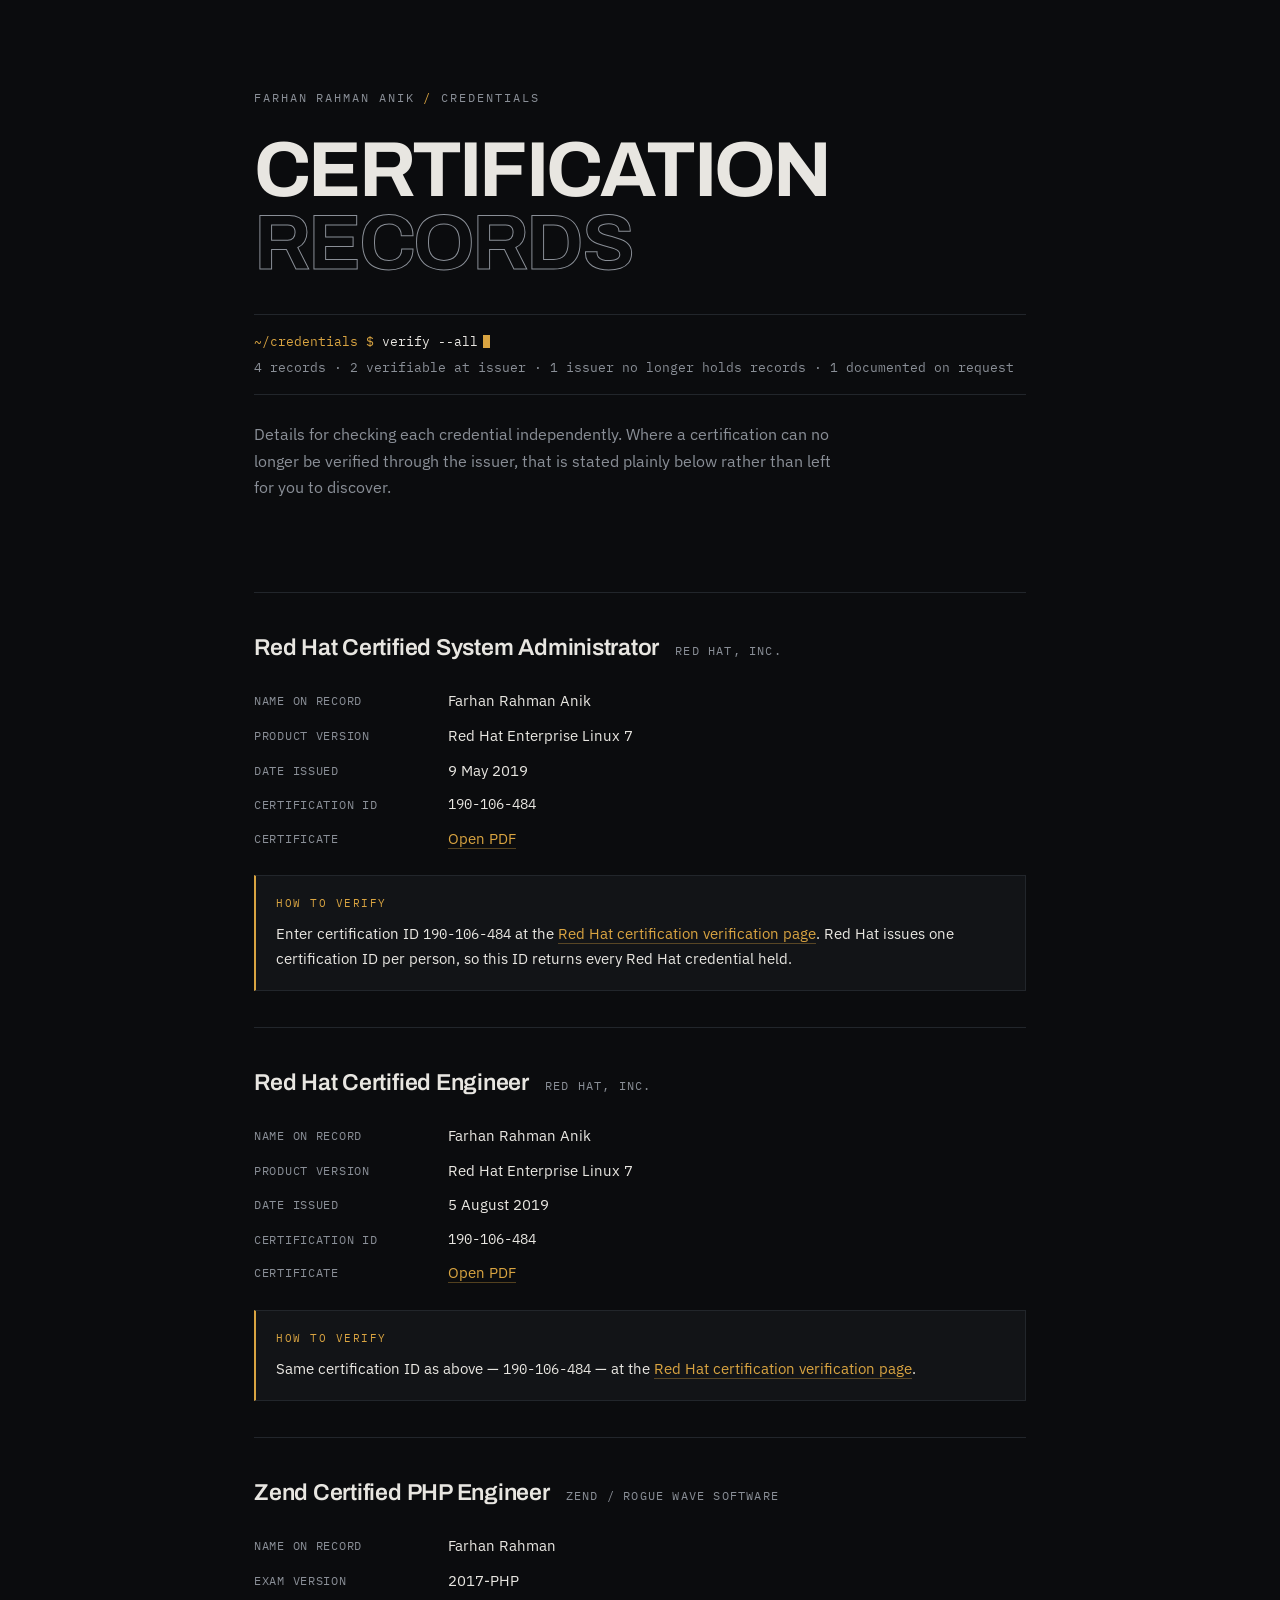
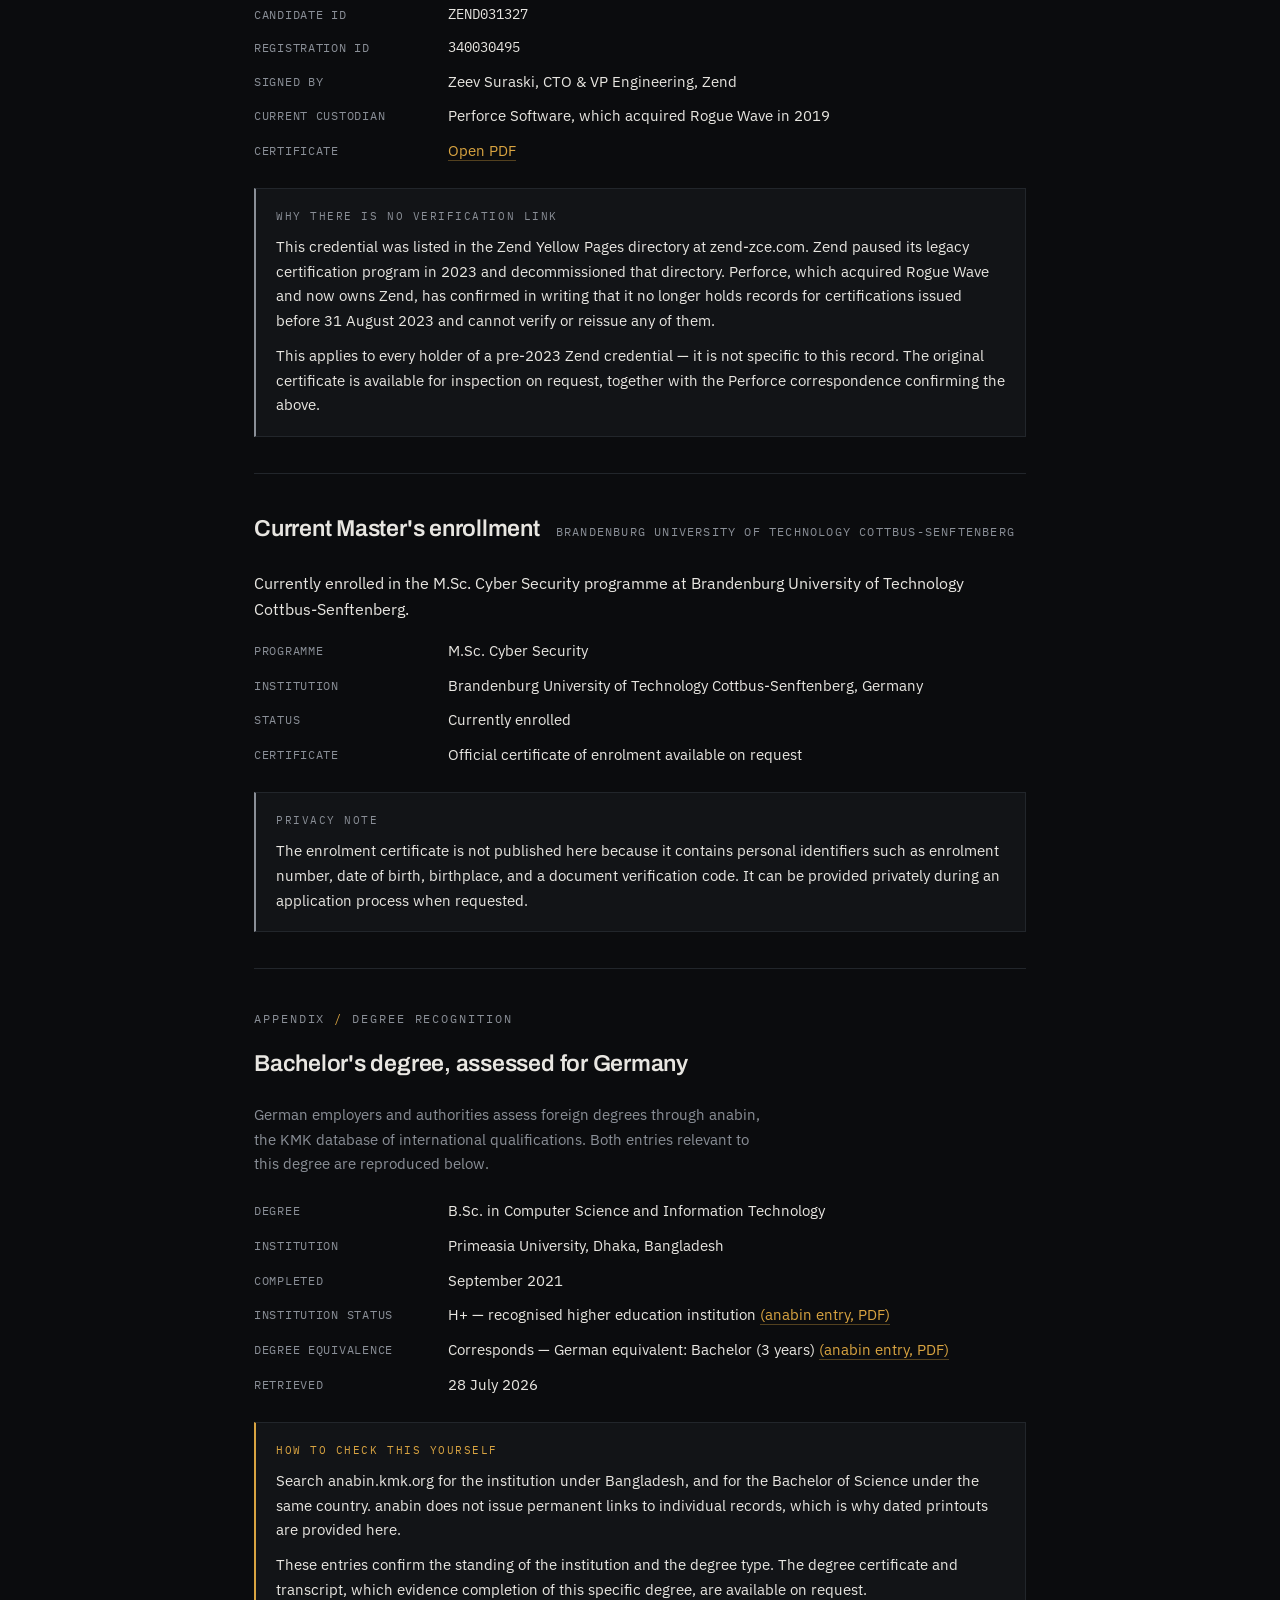
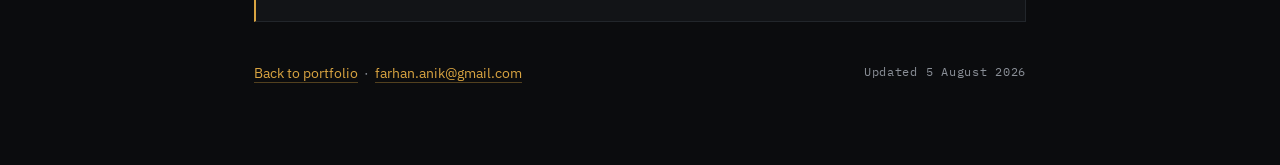
<file: verify/index.html>
<!DOCTYPE html>
<html lang="en">
<head>
<meta charset="utf-8">
<meta name="viewport" content="width=device-width, initial-scale=1">
<title>Credentials — Md Farhan Rahman Anik</title>
<meta name="description" content="Certification records for Md Farhan Rahman Anik: Red Hat Certified System Administrator, Red Hat Certified Engineer, and Zend Certified PHP Engineer, with details for independent verification.">
<meta name="robots" content="index, follow">
<link rel="icon" href="../assets/favicon.svg" type="image/svg+xml">
<style>
  /* self-hosted fonts (same files as the main site) — keeps the site's
     zero-third-party-requests guarantee from the Datenschutzerklärung */
  @font-face{font-family:'Archivo';font-style:normal;font-weight:600;font-display:swap;src:url('../assets/fonts/archivo-500-latin-ext.woff2') format('woff2');unicode-range:U+0100-02BA, U+02BD-02C5, U+02C7-02CC, U+02CE-02D7, U+02DD-02FF, U+0304, U+0308, U+0329, U+1D00-1DBF, U+1E00-1E9F, U+1EF2-1EFF, U+2020, U+20A0-20AB, U+20AD-20C0, U+2113, U+2C60-2C7F, U+A720-A7FF}
  @font-face{font-family:'Archivo';font-style:normal;font-weight:600;font-display:swap;src:url('../assets/fonts/archivo-500-latin.woff2') format('woff2');unicode-range:U+0000-00FF, U+0131, U+0152-0153, U+02BB-02BC, U+02C6, U+02DA, U+02DC, U+0304, U+0308, U+0329, U+2000-206F, U+20AC, U+2122, U+2191, U+2193, U+2212, U+2215, U+FEFF, U+FFFD}
  @font-face{font-family:'Archivo';font-style:normal;font-weight:700;font-display:swap;src:url('../assets/fonts/archivo-500-latin-ext.woff2') format('woff2');unicode-range:U+0100-02BA, U+02BD-02C5, U+02C7-02CC, U+02CE-02D7, U+02DD-02FF, U+0304, U+0308, U+0329, U+1D00-1DBF, U+1E00-1E9F, U+1EF2-1EFF, U+2020, U+20A0-20AB, U+20AD-20C0, U+2113, U+2C60-2C7F, U+A720-A7FF}
  @font-face{font-family:'Archivo';font-style:normal;font-weight:700;font-display:swap;src:url('../assets/fonts/archivo-500-latin.woff2') format('woff2');unicode-range:U+0000-00FF, U+0131, U+0152-0153, U+02BB-02BC, U+02C6, U+02DA, U+02DC, U+0304, U+0308, U+0329, U+2000-206F, U+20AC, U+2122, U+2191, U+2193, U+2212, U+2215, U+FEFF, U+FFFD}
  @font-face{font-family:'IBM Plex Mono';font-style:normal;font-weight:400;font-display:swap;src:url('../assets/fonts/ibm-plex-mono-400-latin-ext.woff2') format('woff2');unicode-range:U+0100-02BA, U+02BD-02C5, U+02C7-02CC, U+02CE-02D7, U+02DD-02FF, U+0304, U+0308, U+0329, U+1D00-1DBF, U+1E00-1E9F, U+1EF2-1EFF, U+2020, U+20A0-20AB, U+20AD-20C0, U+2113, U+2C60-2C7F, U+A720-A7FF}
  @font-face{font-family:'IBM Plex Mono';font-style:normal;font-weight:400;font-display:swap;src:url('../assets/fonts/ibm-plex-mono-400-latin.woff2') format('woff2');unicode-range:U+0000-00FF, U+0131, U+0152-0153, U+02BB-02BC, U+02C6, U+02DA, U+02DC, U+0304, U+0308, U+0329, U+2000-206F, U+20AC, U+2122, U+2191, U+2193, U+2212, U+2215, U+FEFF, U+FFFD}
  @font-face{font-family:'IBM Plex Mono';font-style:normal;font-weight:500;font-display:swap;src:url('../assets/fonts/ibm-plex-mono-500-latin-ext.woff2') format('woff2');unicode-range:U+0100-02BA, U+02BD-02C5, U+02C7-02CC, U+02CE-02D7, U+02DD-02FF, U+0304, U+0308, U+0329, U+1D00-1DBF, U+1E00-1E9F, U+1EF2-1EFF, U+2020, U+20A0-20AB, U+20AD-20C0, U+2113, U+2C60-2C7F, U+A720-A7FF}
  @font-face{font-family:'IBM Plex Mono';font-style:normal;font-weight:500;font-display:swap;src:url('../assets/fonts/ibm-plex-mono-500-latin.woff2') format('woff2');unicode-range:U+0000-00FF, U+0131, U+0152-0153, U+02BB-02BC, U+02C6, U+02DA, U+02DC, U+0304, U+0308, U+0329, U+2000-206F, U+20AC, U+2122, U+2191, U+2193, U+2212, U+2215, U+FEFF, U+FFFD}
  @font-face{font-family:'IBM Plex Sans';font-style:normal;font-weight:400;font-display:swap;src:url('../assets/fonts/ibm-plex-sans-300-latin-ext.woff2') format('woff2');unicode-range:U+0100-02BA, U+02BD-02C5, U+02C7-02CC, U+02CE-02D7, U+02DD-02FF, U+0304, U+0308, U+0329, U+1D00-1DBF, U+1E00-1E9F, U+1EF2-1EFF, U+2020, U+20A0-20AB, U+20AD-20C0, U+2113, U+2C60-2C7F, U+A720-A7FF}
  @font-face{font-family:'IBM Plex Sans';font-style:normal;font-weight:400;font-display:swap;src:url('../assets/fonts/ibm-plex-sans-300-latin.woff2') format('woff2');unicode-range:U+0000-00FF, U+0131, U+0152-0153, U+02BB-02BC, U+02C6, U+02DA, U+02DC, U+0304, U+0308, U+0329, U+2000-206F, U+20AC, U+2122, U+2191, U+2193, U+2212, U+2215, U+FEFF, U+FFFD}
  @font-face{font-family:'IBM Plex Sans';font-style:normal;font-weight:500;font-display:swap;src:url('../assets/fonts/ibm-plex-sans-300-latin-ext.woff2') format('woff2');unicode-range:U+0100-02BA, U+02BD-02C5, U+02C7-02CC, U+02CE-02D7, U+02DD-02FF, U+0304, U+0308, U+0329, U+1D00-1DBF, U+1E00-1E9F, U+1EF2-1EFF, U+2020, U+20A0-20AB, U+20AD-20C0, U+2113, U+2C60-2C7F, U+A720-A7FF}
  @font-face{font-family:'IBM Plex Sans';font-style:normal;font-weight:500;font-display:swap;src:url('../assets/fonts/ibm-plex-sans-300-latin.woff2') format('woff2');unicode-range:U+0000-00FF, U+0131, U+0152-0153, U+02BB-02BC, U+02C6, U+02DA, U+02DC, U+0304, U+0308, U+0329, U+2000-206F, U+20AC, U+2122, U+2191, U+2193, U+2212, U+2215, U+FEFF, U+FFFD}

  :root{
    --bg:#0B0C0E;
    --surface:#121417;
    --line:#22262B;
    --ink:#E8E6E1;
    --muted:#8A8F97;
    --accent:#D9A441;
    --display:'Archivo',system-ui,sans-serif;
    --body:'IBM Plex Sans',system-ui,sans-serif;
    --mono:'IBM Plex Mono',ui-monospace,monospace;
  }

  *{box-sizing:border-box}

  html{-webkit-text-size-adjust:100%}

  body{
    margin:0;
    background:var(--bg);
    color:var(--ink);
    font-family:var(--body);
    font-size:16px;
    line-height:1.65;
    -webkit-font-smoothing:antialiased;
  }

  a{color:var(--accent);text-decoration:none;border-bottom:1px solid rgba(217,164,65,.35)}
  a:hover{border-bottom-color:var(--accent)}
  a:focus-visible{outline:2px solid var(--accent);outline-offset:3px;border-radius:2px}

  .wrap{max-width:820px;margin:0 auto;padding:0 24px}

  /* ---------- header ---------- */

  .top{padding:88px 0 44px}

  .eyebrow{
    font-family:var(--mono);
    font-size:12px;
    letter-spacing:.16em;
    text-transform:uppercase;
    color:var(--muted);
    margin:0 0 26px;
  }
  .eyebrow span{color:var(--accent)}

  h1{
    font-family:var(--display);
    font-weight:700;
    font-size:clamp(40px,10vw,78px);
    line-height:.94;
    letter-spacing:-.035em;
    text-transform:uppercase;
    margin:0;
  }
  h1 span{display:block}
  .h1-b{color:var(--muted)}

  @supports (-webkit-text-stroke:1px #000){
    .h1-b{color:transparent;-webkit-text-stroke:1px var(--muted)}
  }

  .manifest{
    font-family:var(--mono);
    font-size:13px;
    line-height:1.95;
    border-top:1px solid var(--line);
    border-bottom:1px solid var(--line);
    padding:14px 0;
    margin:34px 0 26px;
  }
  .manifest span{display:block}
  .manifest .cmd{color:var(--ink)}
  .manifest .cmd b{color:var(--accent);font-weight:400}
  .manifest .out{color:var(--muted)}

  .cursor{
    display:inline-block;
    width:7px;
    height:13px;
    background:var(--accent);
    vertical-align:-2px;
    margin-left:5px;
    animation:blink 1.15s steps(1) infinite;
  }
  @keyframes blink{50%{opacity:0}}

  .lede{
    max-width:58ch;
    color:var(--muted);
    margin:0;
  }

  /* ---------- records ---------- */

  .records{
    border-top:1px solid var(--line);
    margin-top:48px;
  }

  .record{
    border-bottom:1px solid var(--line);
    padding:36px 0;
  }

  .record-head{
    display:flex;
    flex-wrap:wrap;
    align-items:baseline;
    gap:8px 16px;
    margin-bottom:22px;
  }

  h2{
    font-family:var(--display);
    font-weight:600;
    font-size:clamp(19px,3vw,23px);
    letter-spacing:-.01em;
    margin:0;
  }

  .issuer{
    font-family:var(--mono);
    font-size:12px;
    letter-spacing:.1em;
    text-transform:uppercase;
    color:var(--muted);
  }

  dl{
    display:grid;
    grid-template-columns:170px 1fr;
    gap:10px 24px;
    margin:0 0 24px;
    font-size:15px;
  }

  dt{
    font-family:var(--mono);
    font-size:12px;
    letter-spacing:.06em;
    text-transform:uppercase;
    color:var(--muted);
    padding-top:2px;
  }

  dd{margin:0}

  .id{font-family:var(--mono);font-size:14px;color:var(--ink)}

  /* ---------- verification route ---------- */

  .route{
    background:var(--surface);
    border:1px solid var(--line);
    border-left:2px solid var(--accent);
    padding:18px 20px;
    font-size:15px;
  }

  .route p{margin:0 0 10px}
  .route p:last-child{margin-bottom:0}

  .route-label{
    font-family:var(--mono);
    font-size:11px;
    letter-spacing:.14em;
    text-transform:uppercase;
    color:var(--accent);
    display:block;
    margin-bottom:10px;
  }

  .route.unavailable{border-left-color:var(--muted)}
  .route.unavailable .route-label{color:var(--muted)}

  /* ---------- appendix ---------- */

  .appendix{padding:40px 0 0}
  .appendix .eyebrow{margin:0 0 16px}

  .app-h{
    font-family:var(--display);
    font-weight:600;
    font-size:clamp(19px,3vw,23px);
    letter-spacing:-.01em;
    margin:0 0 20px;
  }

  .appendix .note{
    max-width:58ch;
    color:var(--muted);
    font-size:15px;
    margin:0 0 22px;
  }

  /* ---------- footer ---------- */

  .foot{
    padding:40px 0 80px;
    font-size:14px;
    color:var(--muted);
    display:flex;
    flex-wrap:wrap;
    gap:8px 28px;
    justify-content:space-between;
  }

  .foot .updated{font-family:var(--mono);font-size:12px;letter-spacing:.06em}

  /* ---------- responsive ---------- */

  @media (max-width:620px){
    .top{padding:52px 0 32px}
    dl{grid-template-columns:1fr;gap:2px}
    dt{padding-top:10px}
  }

  @media (prefers-reduced-motion:reduce){
    *{animation:none!important;transition:none!important}
  }
</style>
</head>
<body>

<main class="wrap">

  <header class="top">
    <p class="eyebrow">Farhan Rahman Anik <span>/</span> Credentials</p>
    <h1><span class="h1-a">Certification</span><span class="h1-b">Records</span></h1>
    <div class="manifest">
      <span class="cmd"><b>~/credentials $</b> verify --all<i class="cursor" aria-hidden="true"></i></span>
      <span class="out">4 records &middot; 2 verifiable at issuer &middot; 1 issuer no longer holds records &middot; 1 documented on request</span>
    </div>
    <p class="lede">Details for checking each credential independently. Where a certification can no longer be verified through the issuer, that is stated plainly below rather than left for you to discover.</p>
  </header>

  <section class="records">

    <!-- ============ RHCSA ============ -->
    <article class="record" id="rhcsa">
      <div class="record-head">
        <h2>Red Hat Certified System Administrator</h2>
        <span class="issuer">Red Hat, Inc.</span>
      </div>

      <dl>
        <dt>Name on record</dt>
        <dd>Farhan Rahman Anik</dd>

        <dt>Product version</dt>
        <dd>Red Hat Enterprise Linux 7</dd>

        <dt>Date issued</dt>
        <dd>9 May 2019</dd>

        <dt>Certification ID</dt>
        <dd class="id">190-106-484</dd>

        <dt>Certificate</dt>
        <dd><a href="../assets/certs/rhcsa.pdf">Open PDF</a></dd>
      </dl>

      <div class="route">
        <span class="route-label">How to verify</span>
        <p>Enter certification ID <span class="id">190-106-484</span> at the <a href="https://www.redhat.com/training/certification/verify" rel="noopener">Red Hat certification verification page</a>. Red Hat issues one certification ID per person, so this ID returns every Red Hat credential held.</p>
      </div>
    </article>

    <!-- ============ RHCE ============ -->
    <article class="record" id="rhce">
      <div class="record-head">
        <h2>Red Hat Certified Engineer</h2>
        <span class="issuer">Red Hat, Inc.</span>
      </div>

      <dl>
        <dt>Name on record</dt>
        <dd>Farhan Rahman Anik</dd>

        <dt>Product version</dt>
        <dd>Red Hat Enterprise Linux 7</dd>

        <dt>Date issued</dt>
        <dd>5 August 2019</dd>

        <dt>Certification ID</dt>
        <dd class="id">190-106-484</dd>

        <dt>Certificate</dt>
        <dd><a href="../assets/certs/rhce.pdf">Open PDF</a></dd>
      </dl>

      <div class="route">
        <span class="route-label">How to verify</span>
        <p>Same certification ID as above — <span class="id">190-106-484</span> — at the <a href="https://www.redhat.com/training/certification/verify" rel="noopener">Red Hat certification verification page</a>.</p>
      </div>
    </article>

    <!-- ============ ZCPE ============ -->
    <article class="record" id="zcpe">
      <div class="record-head">
        <h2>Zend Certified PHP Engineer</h2>
        <span class="issuer">Zend / Rogue Wave Software</span>
      </div>

      <dl>
        <dt>Name on record</dt>
        <dd>Farhan Rahman</dd>

        <dt>Exam version</dt>
        <dd>2017-PHP</dd>

        <dt>Candidate ID</dt>
        <dd class="id">ZEND031327</dd>

        <dt>Registration ID</dt>
        <dd class="id">340030495</dd>

        <dt>Signed by</dt>
        <dd>Zeev Suraski, CTO &amp; VP Engineering, Zend</dd>

        <dt>Current custodian</dt>
        <dd>Perforce Software, which acquired Rogue Wave in 2019</dd>

        <dt>Certificate</dt>
        <dd><a href="../assets/certs/zend-certified-php-engineer.pdf">Open PDF</a></dd>
      </dl>

      <div class="route unavailable">
        <span class="route-label">Why there is no verification link</span>
        <p>This credential was listed in the Zend Yellow Pages directory at zend-zce.com. Zend paused its legacy certification program in 2023 and decommissioned that directory. Perforce, which acquired Rogue Wave and now owns Zend, has confirmed in writing that it no longer holds records for certifications issued before 31 August 2023 and cannot verify or reissue any of them.</p>
        <p>This applies to every holder of a pre-2023 Zend credential — it is not specific to this record. The original certificate is available for inspection on request, together with the Perforce correspondence confirming the above.</p>
      </div>
    </article>

    <!-- ============ Master's enrolment ============ -->
    <article class="record" id="masters-enrollment">
      <div class="record-head">
        <h2>Current Master's enrollment</h2>
        <span class="issuer">Brandenburg University of Technology Cottbus-Senftenberg</span>
      </div>

      <p>Currently enrolled in the M.Sc. Cyber Security programme at Brandenburg University of Technology Cottbus-Senftenberg.</p>

      <dl>
        <dt>Programme</dt>
        <dd>M.Sc. Cyber Security</dd>

        <dt>Institution</dt>
        <dd>Brandenburg University of Technology Cottbus-Senftenberg, Germany</dd>

        <dt>Status</dt>
        <dd>Currently enrolled</dd>

        <dt>Certificate</dt>
        <dd>Official certificate of enrolment available on request</dd>
      </dl>

      <div class="route unavailable">
        <span class="route-label">Privacy note</span>
        <p>The enrolment certificate is not published here because it contains personal identifiers such as enrolment number, date of birth, birthplace, and a document verification code. It can be provided privately during an application process when requested.</p>
      </div>
    </article>

  </section>

  <section class="appendix">
    <p class="eyebrow">Appendix <span>/</span> Degree recognition</p>
    <h2 class="app-h">Bachelor's degree, assessed for Germany</h2>

    <p class="note">German employers and authorities assess foreign degrees through anabin, the KMK database of international qualifications. Both entries relevant to this degree are reproduced below.</p>

    <dl>
      <dt>Degree</dt>
      <dd>B.Sc. in Computer Science and Information Technology</dd>

      <dt>Institution</dt>
      <dd>Primeasia University, Dhaka, Bangladesh</dd>

      <dt>Completed</dt>
      <dd>September 2021</dd>

      <dt>Institution status</dt>
      <dd>H+ &mdash; recognised higher education institution <a href="../assets/certs/anabin-institution.pdf">(anabin entry, PDF)</a></dd>

      <dt>Degree equivalence</dt>
      <dd>Corresponds &mdash; German equivalent: Bachelor (3 years) <a href="../assets/certs/anabin-degree.pdf">(anabin entry, PDF)</a></dd>

      <dt>Retrieved</dt>
      <dd>28 July 2026</dd>
    </dl>

    <div class="route">
      <span class="route-label">How to check this yourself</span>
      <p>Search anabin.kmk.org for the institution under Bangladesh, and for the Bachelor of Science under the same country. anabin does not issue permanent links to individual records, which is why dated printouts are provided here.</p>
      <p>These entries confirm the standing of the institution and the degree type. The degree certificate and transcript, which evidence completion of this specific degree, are available on request.</p>
    </div>
  </section>

  <footer class="foot">
    <span><a href="../">Back to portfolio</a> &nbsp;·&nbsp; <a href="mailto:farhan.anik@gmail.com">farhan.anik@gmail.com</a></span>
    <span class="updated">Updated 5 August 2026</span>
  </footer>

</main>

</body>
</html>
</file>
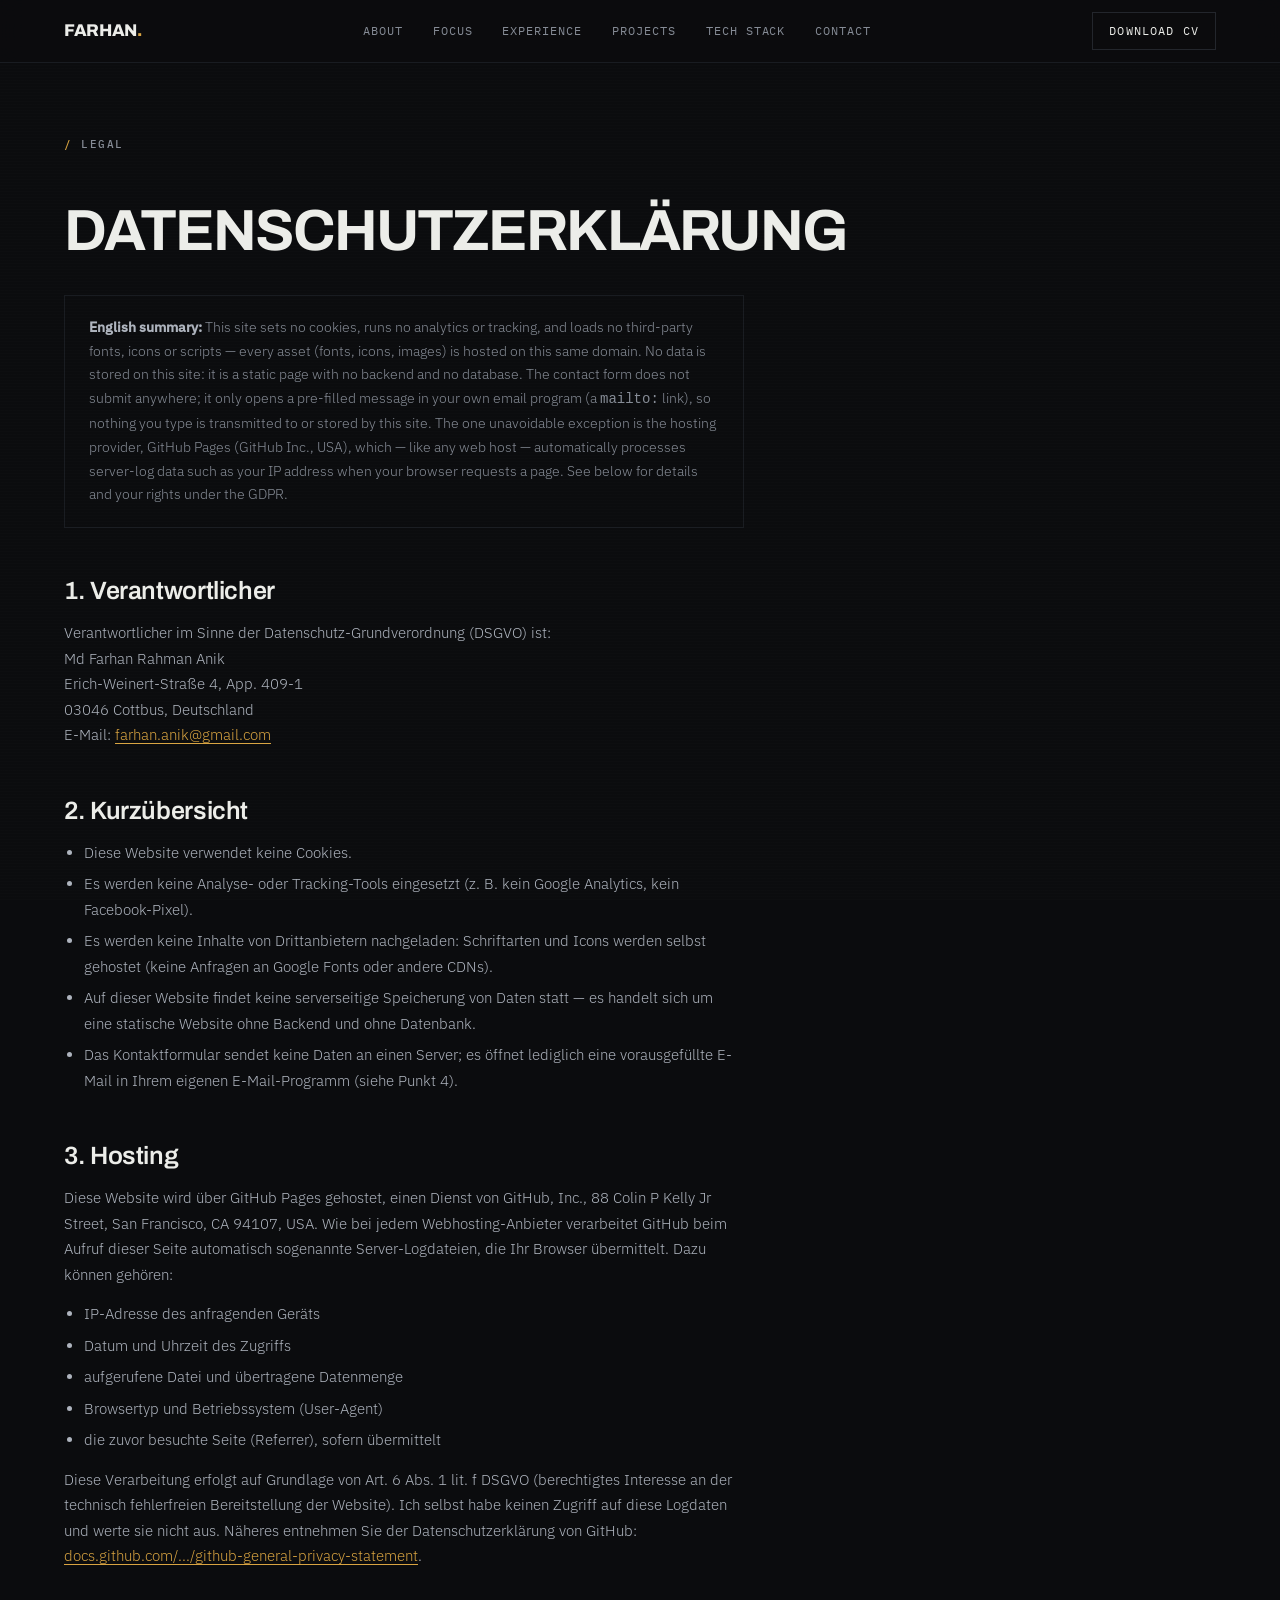
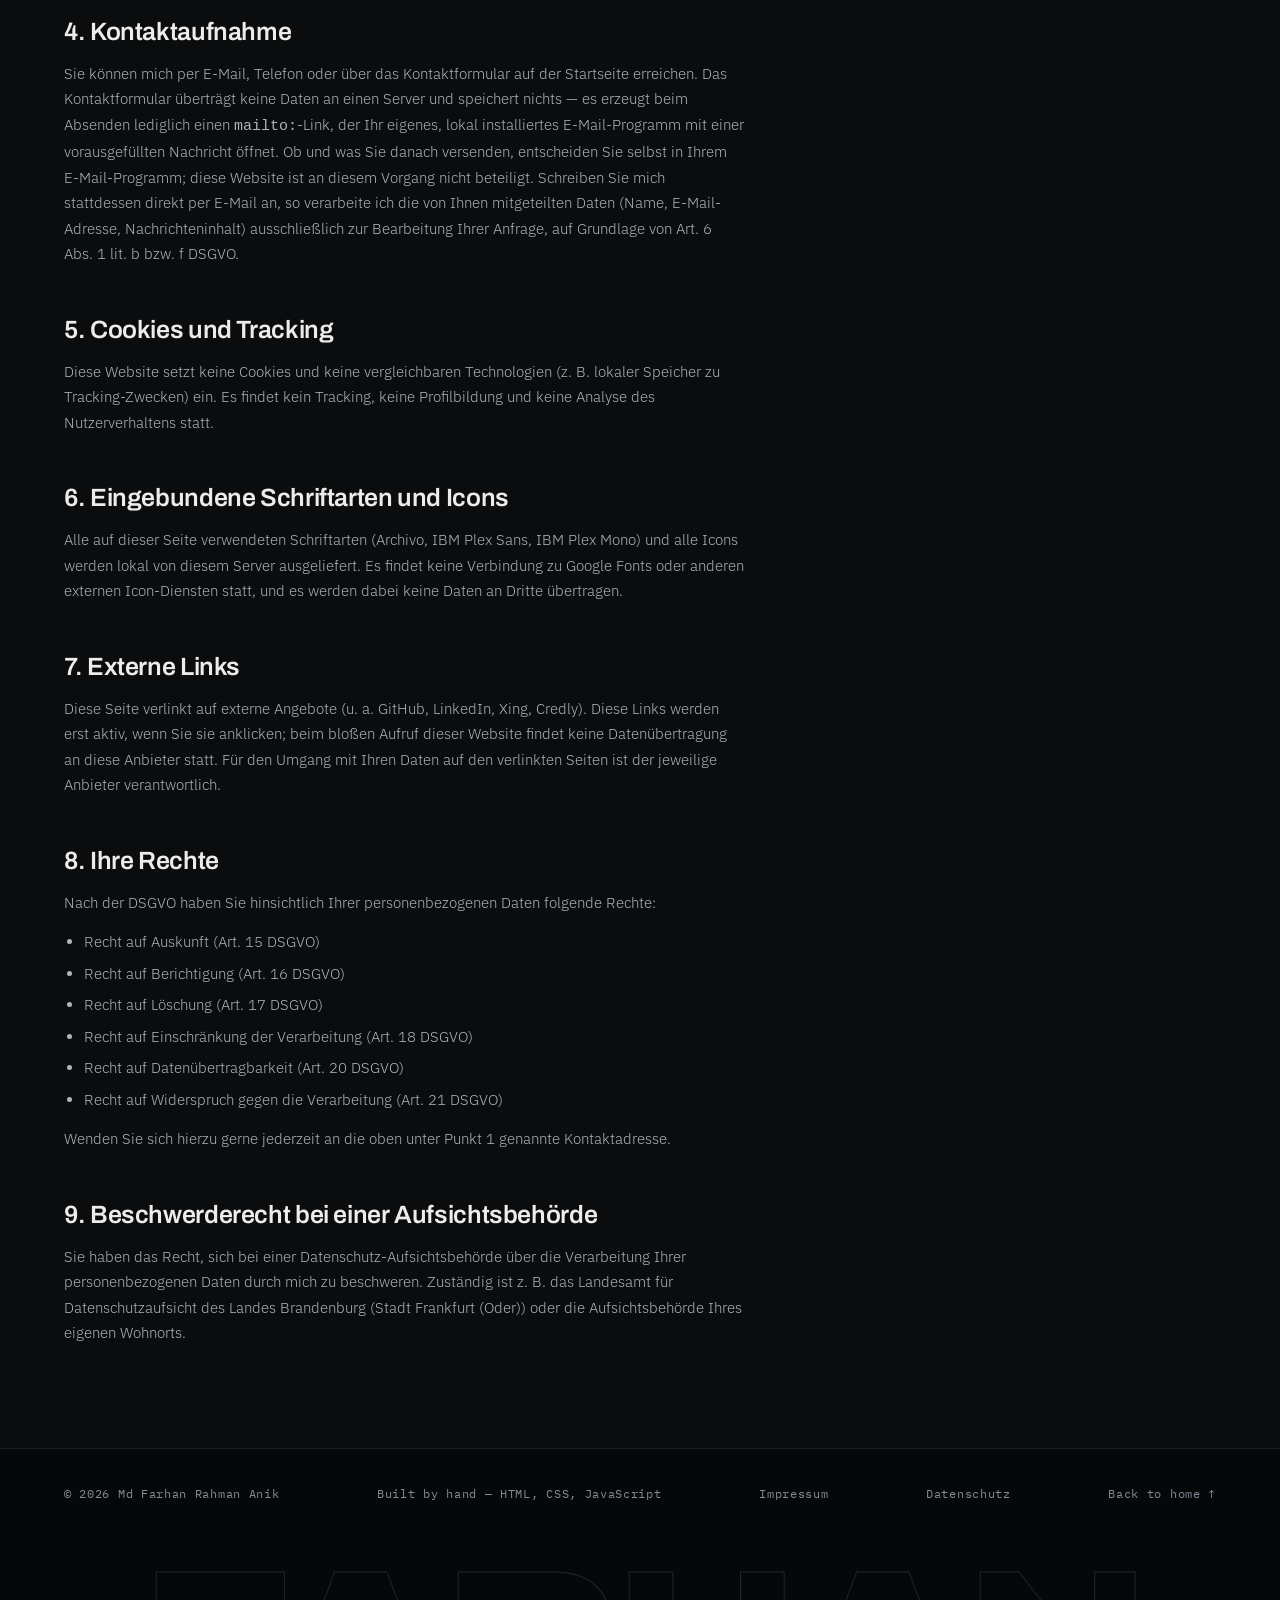
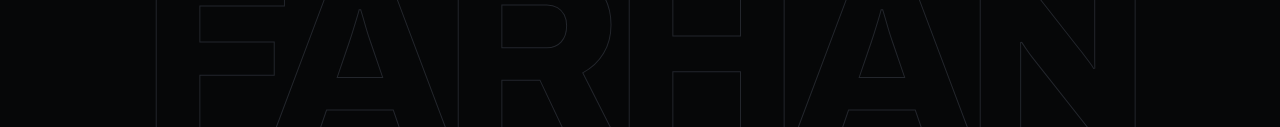
<file: datenschutz.html>
<!DOCTYPE html>
<html lang="de">
<head>
<meta charset="utf-8">
<meta name="viewport" content="width=device-width, initial-scale=1">
<title>Datenschutzerklärung — Md Farhan Rahman Anik</title>
<meta name="description" content="Datenschutzerklärung von Md Farhan Rahman Anik, Cottbus, Deutschland.">
<meta name="robots" content="noindex">
<link rel="icon" href="assets/favicon.svg" type="image/svg+xml">
<link rel="icon" href="assets/favicon.ico" sizes="any">
<link rel="apple-touch-icon" href="assets/apple-touch-icon.png">
<link rel="stylesheet" href="css/style.css">
</head>
<body>

<div class="progress" id="progress" aria-hidden="true"></div>
<header class="site-head">
  <div class="wrap head-inner">
    <a href="index.html" class="mark">Farhan<span>.</span></a>
    <nav class="nav" id="nav">
      <a href="index.html#about">About</a>
      <a href="index.html#focus">Focus</a>
      <a href="index.html#experience">Experience</a>
      <a href="index.html#projects">Projects</a>
      <a href="index.html#skills">Tech Stack</a>
      <a href="index.html#contact">Contact</a>
      <a class="nav-cta" href="Md_Farhan_Rahman_Anik_CV.pdf" download>Download CV</a>
    </nav>
    <a class="head-cta" href="Md_Farhan_Rahman_Anik_CV.pdf" download>Download CV</a>
    <button class="burger" id="burger" aria-expanded="false" aria-controls="nav">Menu</button>
  </div>
</header>

<main id="top">
  <section class="section legal-page">
    <div class="wrap">
      <div class="sec-head">
        <span class="eyebrow"><span class="slash">/</span> Legal</span>
      </div>
      <h1 class="h2">Datenschutzerklärung</h1>

      <div class="legal">
        <div class="en-summary">
          <strong>English summary:</strong> This site sets no cookies, runs no analytics
          or tracking, and loads no third-party fonts, icons or scripts — every asset
          (fonts, icons, images) is hosted on this same domain. No data is stored on this
          site: it is a static page with no backend and no database. The contact form does
          not submit anywhere; it only opens a pre-filled message in your own email
          program (a <code>mailto:</code> link), so nothing you type is transmitted to or
          stored by this site. The one unavoidable exception is the hosting provider,
          GitHub Pages (GitHub Inc., USA), which — like any web host — automatically
          processes server-log data such as your IP address when your browser requests a
          page. See below for details and your rights under the GDPR.
        </div>

        <h2 class="h3">1. Verantwortlicher</h2>
        <p>
          Verantwortlicher im Sinne der Datenschutz-Grundverordnung (DSGVO) ist:<br>
          Md Farhan Rahman Anik<br>
          Erich-Weinert-Straße 4, App. 409-1<br>
          03046 Cottbus, Deutschland<br>
          E-Mail: <a href="mailto:farhan.anik@gmail.com">farhan.anik@gmail.com</a>
        </p>

        <h2 class="h3">2. Kurzübersicht</h2>
        <ul>
          <li>Diese Website verwendet keine Cookies.</li>
          <li>Es werden keine Analyse- oder Tracking-Tools eingesetzt (z. B. kein Google
              Analytics, kein Facebook-Pixel).</li>
          <li>Es werden keine Inhalte von Drittanbietern nachgeladen: Schriftarten und
              Icons werden selbst gehostet (keine Anfragen an Google Fonts oder andere
              CDNs).</li>
          <li>Auf dieser Website findet keine serverseitige Speicherung von Daten statt —
              es handelt sich um eine statische Website ohne Backend und ohne Datenbank.</li>
          <li>Das Kontaktformular sendet keine Daten an einen Server; es öffnet lediglich
              eine vorausgefüllte E-Mail in Ihrem eigenen E-Mail-Programm (siehe Punkt 4).</li>
        </ul>

        <h2 class="h3">3. Hosting</h2>
        <p>
          Diese Website wird über GitHub Pages gehostet, einen Dienst von GitHub, Inc.,
          88 Colin P Kelly Jr Street, San Francisco, CA 94107, USA. Wie bei jedem
          Webhosting-Anbieter verarbeitet GitHub beim Aufruf dieser Seite automatisch
          sogenannte Server-Logdateien, die Ihr Browser übermittelt. Dazu können gehören:
        </p>
        <ul>
          <li>IP-Adresse des anfragenden Geräts</li>
          <li>Datum und Uhrzeit des Zugriffs</li>
          <li>aufgerufene Datei und übertragene Datenmenge</li>
          <li>Browsertyp und Betriebssystem (User-Agent)</li>
          <li>die zuvor besuchte Seite (Referrer), sofern übermittelt</li>
        </ul>
        <p>
          Diese Verarbeitung erfolgt auf Grundlage von Art. 6 Abs. 1 lit. f DSGVO
          (berechtigtes Interesse an der technisch fehlerfreien Bereitstellung der
          Website). Ich selbst habe keinen Zugriff auf diese Logdaten und werte sie nicht
          aus. Näheres entnehmen Sie der Datenschutzerklärung von GitHub:
          <a href="https://docs.github.com/en/site-policy/privacy-policies/github-general-privacy-statement" target="_blank" rel="noopener">
            docs.github.com/.../github-general-privacy-statement</a>.
        </p>

        <h2 class="h3">4. Kontaktaufnahme</h2>
        <p>
          Sie können mich per E-Mail, Telefon oder über das Kontaktformular auf der
          Startseite erreichen. Das Kontaktformular überträgt keine Daten an einen Server
          und speichert nichts — es erzeugt beim Absenden lediglich einen
          <code>mailto:</code>-Link, der Ihr eigenes, lokal installiertes E-Mail-Programm
          mit einer vorausgefüllten Nachricht öffnet. Ob und was Sie danach versenden,
          entscheiden Sie selbst in Ihrem E-Mail-Programm; diese Website ist an diesem
          Vorgang nicht beteiligt. Schreiben Sie mich stattdessen direkt per E-Mail an, so
          verarbeite ich die von Ihnen mitgeteilten Daten (Name, E-Mail-Adresse,
          Nachrichteninhalt) ausschließlich zur Bearbeitung Ihrer Anfrage, auf Grundlage
          von Art. 6 Abs. 1 lit. b bzw. f DSGVO.
        </p>

        <h2 class="h3">5. Cookies und Tracking</h2>
        <p>
          Diese Website setzt keine Cookies und keine vergleichbaren Technologien (z. B.
          lokaler Speicher zu Tracking-Zwecken) ein. Es findet kein Tracking, keine
          Profilbildung und keine Analyse des Nutzerverhaltens statt.
        </p>

        <h2 class="h3">6. Eingebundene Schriftarten und Icons</h2>
        <p>
          Alle auf dieser Seite verwendeten Schriftarten (Archivo, IBM Plex Sans, IBM Plex
          Mono) und alle Icons werden lokal von diesem Server ausgeliefert. Es findet
          keine Verbindung zu Google Fonts oder anderen externen Icon-Diensten statt, und
          es werden dabei keine Daten an Dritte übertragen.
        </p>

        <h2 class="h3">7. Externe Links</h2>
        <p>
          Diese Seite verlinkt auf externe Angebote (u. a. GitHub, LinkedIn, Xing,
          Credly). Diese Links werden erst aktiv, wenn Sie sie anklicken; beim bloßen
          Aufruf dieser Website findet keine Datenübertragung an diese Anbieter statt.
          Für den Umgang mit Ihren Daten auf den verlinkten Seiten ist der jeweilige
          Anbieter verantwortlich.
        </p>

        <h2 class="h3">8. Ihre Rechte</h2>
        <p>Nach der DSGVO haben Sie hinsichtlich Ihrer personenbezogenen Daten folgende Rechte:</p>
        <ul>
          <li>Recht auf Auskunft (Art. 15 DSGVO)</li>
          <li>Recht auf Berichtigung (Art. 16 DSGVO)</li>
          <li>Recht auf Löschung (Art. 17 DSGVO)</li>
          <li>Recht auf Einschränkung der Verarbeitung (Art. 18 DSGVO)</li>
          <li>Recht auf Datenübertragbarkeit (Art. 20 DSGVO)</li>
          <li>Recht auf Widerspruch gegen die Verarbeitung (Art. 21 DSGVO)</li>
        </ul>
        <p>
          Wenden Sie sich hierzu gerne jederzeit an die oben unter Punkt 1 genannte
          Kontaktadresse.
        </p>

        <h2 class="h3">9. Beschwerderecht bei einer Aufsichtsbehörde</h2>
        <p>
          Sie haben das Recht, sich bei einer Datenschutz-Aufsichtsbehörde über die
          Verarbeitung Ihrer personenbezogenen Daten durch mich zu beschweren. Zuständig
          ist z. B. das Landesamt für Datenschutzaufsicht des Landes Brandenburg (Stadt
          Frankfurt (Oder)) oder die Aufsichtsbehörde Ihres eigenen Wohnorts.
        </p>
      </div>
    </div>
  </section>
</main>

<footer class="foot">
  <div class="wrap">
    <div class="foot-inner">
      <span>&copy; <span id="year">2026</span> Md Farhan Rahman Anik</span>
      <span>Built by hand — HTML, CSS, JavaScript</span>
      <span><a href="impressum.html">Impressum</a></span>
      <span><a href="datenschutz.html">Datenschutz</a></span>
      <span><a href="index.html">Back to home ↑</a></span>
    </div>
    <div class="foot-mark" aria-hidden="true">Farhan</div>
  </div>
</footer>

<script src="js/main.js" defer></script>
</body>
</html>
</file>
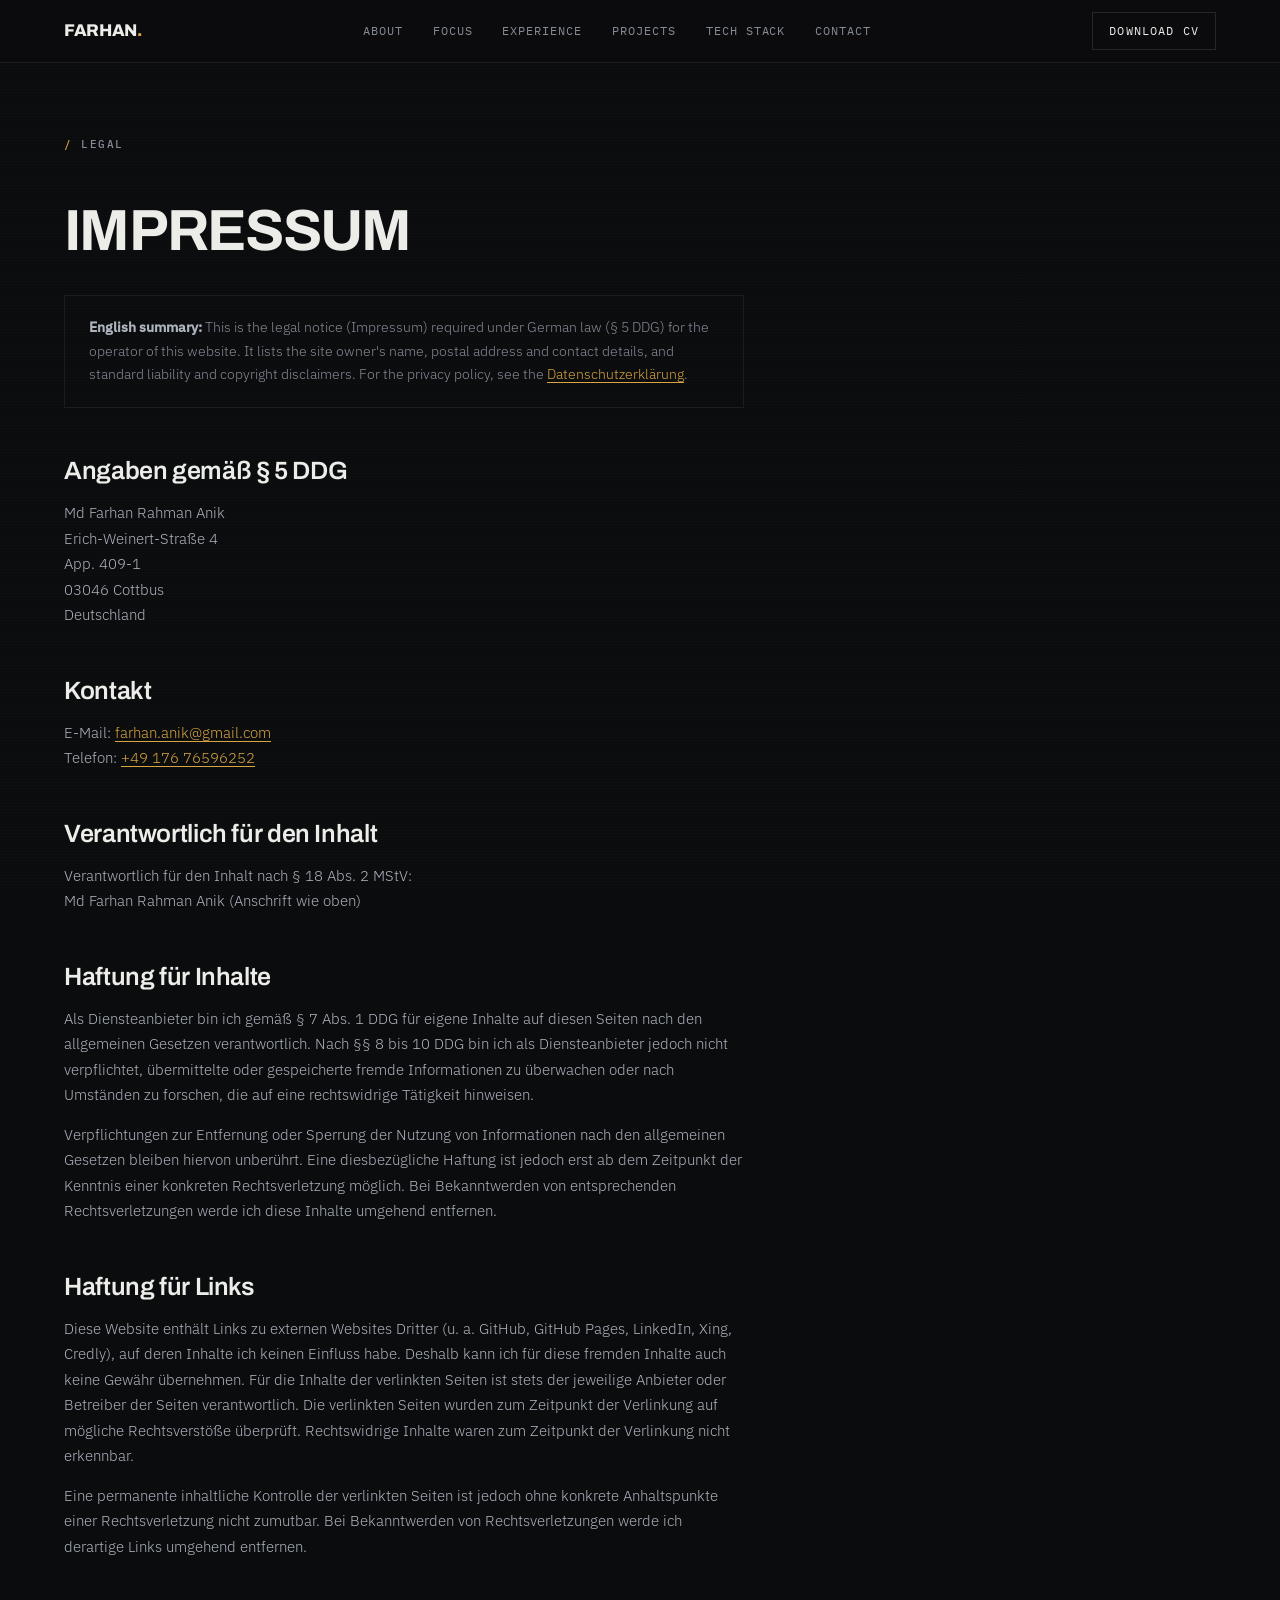
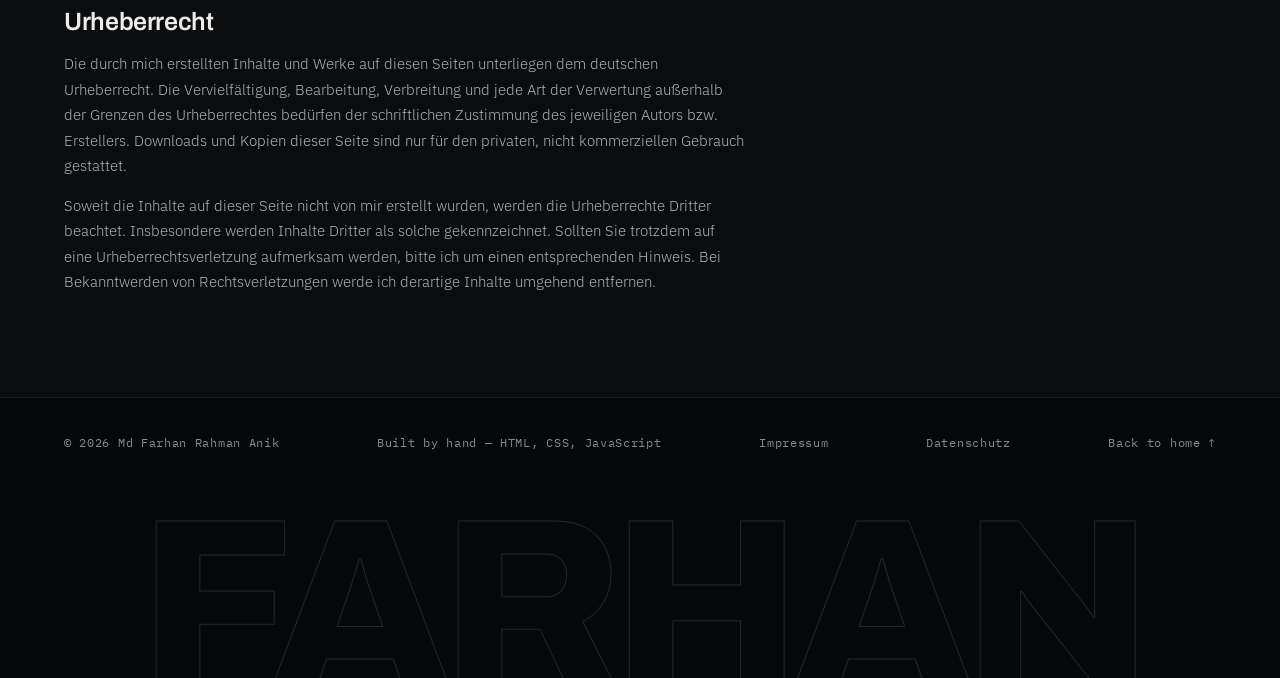
<file: impressum.html>
<!DOCTYPE html>
<html lang="de">
<head>
<meta charset="utf-8">
<meta name="viewport" content="width=device-width, initial-scale=1">
<title>Impressum — Md Farhan Rahman Anik</title>
<meta name="description" content="Impressum von Md Farhan Rahman Anik, Cottbus, Deutschland.">
<meta name="robots" content="noindex">
<link rel="icon" href="assets/favicon.svg" type="image/svg+xml">
<link rel="icon" href="assets/favicon.ico" sizes="any">
<link rel="apple-touch-icon" href="assets/apple-touch-icon.png">
<link rel="stylesheet" href="css/style.css">
</head>
<body>

<div class="progress" id="progress" aria-hidden="true"></div>
<header class="site-head">
  <div class="wrap head-inner">
    <a href="index.html" class="mark">Farhan<span>.</span></a>
    <nav class="nav" id="nav">
      <a href="index.html#about">About</a>
      <a href="index.html#focus">Focus</a>
      <a href="index.html#experience">Experience</a>
      <a href="index.html#projects">Projects</a>
      <a href="index.html#skills">Tech Stack</a>
      <a href="index.html#contact">Contact</a>
      <a class="nav-cta" href="Md_Farhan_Rahman_Anik_CV.pdf" download>Download CV</a>
    </nav>
    <a class="head-cta" href="Md_Farhan_Rahman_Anik_CV.pdf" download>Download CV</a>
    <button class="burger" id="burger" aria-expanded="false" aria-controls="nav">Menu</button>
  </div>
</header>

<main id="top">
  <section class="section legal-page">
    <div class="wrap">
      <div class="sec-head">
        <span class="eyebrow"><span class="slash">/</span> Legal</span>
      </div>
      <h1 class="h2">Impressum</h1>

      <div class="legal">
        <div class="en-summary">
          <strong>English summary:</strong> This is the legal notice (Impressum) required
          under German law (§ 5 DDG) for the operator of this website. It lists the site
          owner's name, postal address and contact details, and standard liability and
          copyright disclaimers. For the privacy policy, see the
          <a href="datenschutz.html">Datenschutzerklärung</a>.
        </div>

        <h2 class="h3">Angaben gemäß § 5 DDG</h2>
        <p>
          Md Farhan Rahman Anik<br>
          Erich-Weinert-Straße 4<br>
          App. 409-1<br>
          03046 Cottbus<br>
          Deutschland
        </p>

        <h2 class="h3">Kontakt</h2>
        <p>
          E-Mail: <a href="mailto:farhan.anik@gmail.com">farhan.anik@gmail.com</a><br>
          Telefon: <a href="tel:+4917676596252">+49 176 76596252</a>
        </p>

        <h2 class="h3">Verantwortlich für den Inhalt</h2>
        <p>
          Verantwortlich für den Inhalt nach § 18 Abs. 2 MStV:<br>
          Md Farhan Rahman Anik (Anschrift wie oben)
        </p>

        <h2 class="h3">Haftung für Inhalte</h2>
        <p>
          Als Diensteanbieter bin ich gemäß § 7 Abs. 1 DDG für eigene Inhalte auf diesen
          Seiten nach den allgemeinen Gesetzen verantwortlich. Nach §§ 8 bis 10 DDG bin ich
          als Diensteanbieter jedoch nicht verpflichtet, übermittelte oder gespeicherte
          fremde Informationen zu überwachen oder nach Umständen zu forschen, die auf eine
          rechtswidrige Tätigkeit hinweisen.
        </p>
        <p>
          Verpflichtungen zur Entfernung oder Sperrung der Nutzung von Informationen nach
          den allgemeinen Gesetzen bleiben hiervon unberührt. Eine diesbezügliche Haftung
          ist jedoch erst ab dem Zeitpunkt der Kenntnis einer konkreten Rechtsverletzung
          möglich. Bei Bekanntwerden von entsprechenden Rechtsverletzungen werde ich diese
          Inhalte umgehend entfernen.
        </p>

        <h2 class="h3">Haftung für Links</h2>
        <p>
          Diese Website enthält Links zu externen Websites Dritter (u. a. GitHub, GitHub
          Pages, LinkedIn, Xing, Credly), auf deren Inhalte ich keinen Einfluss habe.
          Deshalb kann ich für diese fremden Inhalte auch keine Gewähr übernehmen. Für die
          Inhalte der verlinkten Seiten ist stets der jeweilige Anbieter oder Betreiber der
          Seiten verantwortlich. Die verlinkten Seiten wurden zum Zeitpunkt der Verlinkung
          auf mögliche Rechtsverstöße überprüft. Rechtswidrige Inhalte waren zum Zeitpunkt
          der Verlinkung nicht erkennbar.
        </p>
        <p>
          Eine permanente inhaltliche Kontrolle der verlinkten Seiten ist jedoch ohne
          konkrete Anhaltspunkte einer Rechtsverletzung nicht zumutbar. Bei Bekanntwerden
          von Rechtsverletzungen werde ich derartige Links umgehend entfernen.
        </p>

        <h2 class="h3">Urheberrecht</h2>
        <p>
          Die durch mich erstellten Inhalte und Werke auf diesen Seiten unterliegen dem
          deutschen Urheberrecht. Die Vervielfältigung, Bearbeitung, Verbreitung und jede
          Art der Verwertung außerhalb der Grenzen des Urheberrechtes bedürfen der
          schriftlichen Zustimmung des jeweiligen Autors bzw. Erstellers. Downloads und
          Kopien dieser Seite sind nur für den privaten, nicht kommerziellen Gebrauch
          gestattet.
        </p>
        <p>
          Soweit die Inhalte auf dieser Seite nicht von mir erstellt wurden, werden die
          Urheberrechte Dritter beachtet. Insbesondere werden Inhalte Dritter als solche
          gekennzeichnet. Sollten Sie trotzdem auf eine Urheberrechtsverletzung aufmerksam
          werden, bitte ich um einen entsprechenden Hinweis. Bei Bekanntwerden von
          Rechtsverletzungen werde ich derartige Inhalte umgehend entfernen.
        </p>
      </div>
    </div>
  </section>
</main>

<footer class="foot">
  <div class="wrap">
    <div class="foot-inner">
      <span>&copy; <span id="year">2026</span> Md Farhan Rahman Anik</span>
      <span>Built by hand — HTML, CSS, JavaScript</span>
      <span><a href="impressum.html">Impressum</a></span>
      <span><a href="datenschutz.html">Datenschutz</a></span>
      <span><a href="index.html">Back to home ↑</a></span>
    </div>
    <div class="foot-mark" aria-hidden="true">Farhan</div>
  </div>
</footer>

<script src="js/main.js" defer></script>
</body>
</html>
</file>
<file: css/style.css>
/* ============================================================
   FONTS — self-hosted, latin + latin-ext subsets only
   ============================================================ */
@font-face {
  font-family: 'Archivo';
  font-style: normal;
  font-weight: 500;
  font-display: swap;
  src: url('../assets/fonts/archivo-500-latin-ext.woff2') format('woff2');
  unicode-range: U+0100-02BA, U+02BD-02C5, U+02C7-02CC, U+02CE-02D7, U+02DD-02FF, U+0304, U+0308, U+0329, U+1D00-1DBF, U+1E00-1E9F, U+1EF2-1EFF, U+2020, U+20A0-20AB, U+20AD-20C0, U+2113, U+2C60-2C7F, U+A720-A7FF;
}
@font-face {
  font-family: 'Archivo';
  font-style: normal;
  font-weight: 500;
  font-display: swap;
  src: url('../assets/fonts/archivo-500-latin.woff2') format('woff2');
  unicode-range: U+0000-00FF, U+0131, U+0152-0153, U+02BB-02BC, U+02C6, U+02DA, U+02DC, U+0304, U+0308, U+0329, U+2000-206F, U+20AC, U+2122, U+2191, U+2193, U+2212, U+2215, U+FEFF, U+FFFD;
}
@font-face {
  font-family: 'Archivo';
  font-style: normal;
  font-weight: 600;
  font-display: swap;
  src: url('../assets/fonts/archivo-500-latin-ext.woff2') format('woff2');
  unicode-range: U+0100-02BA, U+02BD-02C5, U+02C7-02CC, U+02CE-02D7, U+02DD-02FF, U+0304, U+0308, U+0329, U+1D00-1DBF, U+1E00-1E9F, U+1EF2-1EFF, U+2020, U+20A0-20AB, U+20AD-20C0, U+2113, U+2C60-2C7F, U+A720-A7FF;
}
@font-face {
  font-family: 'Archivo';
  font-style: normal;
  font-weight: 600;
  font-display: swap;
  src: url('../assets/fonts/archivo-500-latin.woff2') format('woff2');
  unicode-range: U+0000-00FF, U+0131, U+0152-0153, U+02BB-02BC, U+02C6, U+02DA, U+02DC, U+0304, U+0308, U+0329, U+2000-206F, U+20AC, U+2122, U+2191, U+2193, U+2212, U+2215, U+FEFF, U+FFFD;
}
@font-face {
  font-family: 'Archivo';
  font-style: normal;
  font-weight: 700;
  font-display: swap;
  src: url('../assets/fonts/archivo-500-latin-ext.woff2') format('woff2');
  unicode-range: U+0100-02BA, U+02BD-02C5, U+02C7-02CC, U+02CE-02D7, U+02DD-02FF, U+0304, U+0308, U+0329, U+1D00-1DBF, U+1E00-1E9F, U+1EF2-1EFF, U+2020, U+20A0-20AB, U+20AD-20C0, U+2113, U+2C60-2C7F, U+A720-A7FF;
}
@font-face {
  font-family: 'Archivo';
  font-style: normal;
  font-weight: 700;
  font-display: swap;
  src: url('../assets/fonts/archivo-500-latin.woff2') format('woff2');
  unicode-range: U+0000-00FF, U+0131, U+0152-0153, U+02BB-02BC, U+02C6, U+02DA, U+02DC, U+0304, U+0308, U+0329, U+2000-206F, U+20AC, U+2122, U+2191, U+2193, U+2212, U+2215, U+FEFF, U+FFFD;
}
@font-face {
  font-family: 'Archivo';
  font-style: normal;
  font-weight: 800;
  font-display: swap;
  src: url('../assets/fonts/archivo-500-latin-ext.woff2') format('woff2');
  unicode-range: U+0100-02BA, U+02BD-02C5, U+02C7-02CC, U+02CE-02D7, U+02DD-02FF, U+0304, U+0308, U+0329, U+1D00-1DBF, U+1E00-1E9F, U+1EF2-1EFF, U+2020, U+20A0-20AB, U+20AD-20C0, U+2113, U+2C60-2C7F, U+A720-A7FF;
}
@font-face {
  font-family: 'Archivo';
  font-style: normal;
  font-weight: 800;
  font-display: swap;
  src: url('../assets/fonts/archivo-500-latin.woff2') format('woff2');
  unicode-range: U+0000-00FF, U+0131, U+0152-0153, U+02BB-02BC, U+02C6, U+02DA, U+02DC, U+0304, U+0308, U+0329, U+2000-206F, U+20AC, U+2122, U+2191, U+2193, U+2212, U+2215, U+FEFF, U+FFFD;
}
@font-face {
  font-family: 'IBM Plex Mono';
  font-style: normal;
  font-weight: 400;
  font-display: swap;
  src: url('../assets/fonts/ibm-plex-mono-400-latin-ext.woff2') format('woff2');
  unicode-range: U+0100-02BA, U+02BD-02C5, U+02C7-02CC, U+02CE-02D7, U+02DD-02FF, U+0304, U+0308, U+0329, U+1D00-1DBF, U+1E00-1E9F, U+1EF2-1EFF, U+2020, U+20A0-20AB, U+20AD-20C0, U+2113, U+2C60-2C7F, U+A720-A7FF;
}
@font-face {
  font-family: 'IBM Plex Mono';
  font-style: normal;
  font-weight: 400;
  font-display: swap;
  src: url('../assets/fonts/ibm-plex-mono-400-latin.woff2') format('woff2');
  unicode-range: U+0000-00FF, U+0131, U+0152-0153, U+02BB-02BC, U+02C6, U+02DA, U+02DC, U+0304, U+0308, U+0329, U+2000-206F, U+20AC, U+2122, U+2191, U+2193, U+2212, U+2215, U+FEFF, U+FFFD;
}
@font-face {
  font-family: 'IBM Plex Mono';
  font-style: normal;
  font-weight: 500;
  font-display: swap;
  src: url('../assets/fonts/ibm-plex-mono-500-latin-ext.woff2') format('woff2');
  unicode-range: U+0100-02BA, U+02BD-02C5, U+02C7-02CC, U+02CE-02D7, U+02DD-02FF, U+0304, U+0308, U+0329, U+1D00-1DBF, U+1E00-1E9F, U+1EF2-1EFF, U+2020, U+20A0-20AB, U+20AD-20C0, U+2113, U+2C60-2C7F, U+A720-A7FF;
}
@font-face {
  font-family: 'IBM Plex Mono';
  font-style: normal;
  font-weight: 500;
  font-display: swap;
  src: url('../assets/fonts/ibm-plex-mono-500-latin.woff2') format('woff2');
  unicode-range: U+0000-00FF, U+0131, U+0152-0153, U+02BB-02BC, U+02C6, U+02DA, U+02DC, U+0304, U+0308, U+0329, U+2000-206F, U+20AC, U+2122, U+2191, U+2193, U+2212, U+2215, U+FEFF, U+FFFD;
}
@font-face {
  font-family: 'IBM Plex Sans';
  font-style: normal;
  font-weight: 300;
  font-display: swap;
  src: url('../assets/fonts/ibm-plex-sans-300-latin-ext.woff2') format('woff2');
  unicode-range: U+0100-02BA, U+02BD-02C5, U+02C7-02CC, U+02CE-02D7, U+02DD-02FF, U+0304, U+0308, U+0329, U+1D00-1DBF, U+1E00-1E9F, U+1EF2-1EFF, U+2020, U+20A0-20AB, U+20AD-20C0, U+2113, U+2C60-2C7F, U+A720-A7FF;
}
@font-face {
  font-family: 'IBM Plex Sans';
  font-style: normal;
  font-weight: 300;
  font-display: swap;
  src: url('../assets/fonts/ibm-plex-sans-300-latin.woff2') format('woff2');
  unicode-range: U+0000-00FF, U+0131, U+0152-0153, U+02BB-02BC, U+02C6, U+02DA, U+02DC, U+0304, U+0308, U+0329, U+2000-206F, U+20AC, U+2122, U+2191, U+2193, U+2212, U+2215, U+FEFF, U+FFFD;
}
@font-face {
  font-family: 'IBM Plex Sans';
  font-style: normal;
  font-weight: 400;
  font-display: swap;
  src: url('../assets/fonts/ibm-plex-sans-300-latin-ext.woff2') format('woff2');
  unicode-range: U+0100-02BA, U+02BD-02C5, U+02C7-02CC, U+02CE-02D7, U+02DD-02FF, U+0304, U+0308, U+0329, U+1D00-1DBF, U+1E00-1E9F, U+1EF2-1EFF, U+2020, U+20A0-20AB, U+20AD-20C0, U+2113, U+2C60-2C7F, U+A720-A7FF;
}
@font-face {
  font-family: 'IBM Plex Sans';
  font-style: normal;
  font-weight: 400;
  font-display: swap;
  src: url('../assets/fonts/ibm-plex-sans-300-latin.woff2') format('woff2');
  unicode-range: U+0000-00FF, U+0131, U+0152-0153, U+02BB-02BC, U+02C6, U+02DA, U+02DC, U+0304, U+0308, U+0329, U+2000-206F, U+20AC, U+2122, U+2191, U+2193, U+2212, U+2215, U+FEFF, U+FFFD;
}
@font-face {
  font-family: 'IBM Plex Sans';
  font-style: normal;
  font-weight: 500;
  font-display: swap;
  src: url('../assets/fonts/ibm-plex-sans-300-latin-ext.woff2') format('woff2');
  unicode-range: U+0100-02BA, U+02BD-02C5, U+02C7-02CC, U+02CE-02D7, U+02DD-02FF, U+0304, U+0308, U+0329, U+1D00-1DBF, U+1E00-1E9F, U+1EF2-1EFF, U+2020, U+20A0-20AB, U+20AD-20C0, U+2113, U+2C60-2C7F, U+A720-A7FF;
}
@font-face {
  font-family: 'IBM Plex Sans';
  font-style: normal;
  font-weight: 500;
  font-display: swap;
  src: url('../assets/fonts/ibm-plex-sans-300-latin.woff2') format('woff2');
  unicode-range: U+0000-00FF, U+0131, U+0152-0153, U+02BB-02BC, U+02C6, U+02DA, U+02DC, U+0304, U+0308, U+0329, U+2000-206F, U+20AC, U+2122, U+2191, U+2193, U+2212, U+2215, U+FEFF, U+FFFD;
}
/* ============================================================
   TOKENS
   ============================================================ */
:root{
  --ink:        #0B0C0E;
  --ink-raise:  #131519;
  --ink-deep:   #060708;
  --line:       #23262C;
  --line-soft:  #191C21;
  --fog:        #868C96;
  --fog-bright: #AEB4BE;
  --paper:      #ECEDE9;
  --signal:     #D9A441;   /* amber console accent — used sparingly */
  --live:       #6FA88B;   /* status-ok green — status dots only */

  --font-display: 'Archivo', system-ui, sans-serif;
  --font-body:    'IBM Plex Sans', system-ui, sans-serif;
  --font-mono:    'IBM Plex Mono', ui-monospace, monospace;

  --pad:  clamp(20px, 5vw, 80px);
  --gap:  clamp(48px, 8vw, 130px);
  --maxw: 1320px;
}

*{box-sizing:border-box;margin:0;padding:0}
html{scroll-behavior:smooth}
@media (prefers-reduced-motion: reduce){
  html{scroll-behavior:auto}
  *,*::before,*::after{animation-duration:.001ms !important;animation-iteration-count:1 !important;transition-duration:.001ms !important}
}

body{
  background:var(--ink);
  color:var(--paper);
  font-family:var(--font-body);
  font-weight:300;
  font-size:16px;
  line-height:1.65;
  -webkit-font-smoothing:antialiased;
  overflow-x:hidden;
}

/* subtle console grain */
body::before{
  content:"";position:fixed;inset:0;pointer-events:none;z-index:9;
  background-image:repeating-linear-gradient(0deg,rgba(255,255,255,.014) 0 1px,transparent 1px 3px);
  opacity:.7;
}

a{color:inherit;text-decoration:none}
:focus-visible{outline:2px solid var(--signal);outline-offset:3px;border-radius:2px}
::selection{background:var(--signal);color:var(--ink)}
::-moz-selection{background:var(--signal);color:var(--ink)}

.wrap{max-width:var(--maxw);margin:0 auto;padding-inline:var(--pad)}
.rule{border-top:1px solid var(--line-soft)}

/* ============================================================
   TYPE
   ============================================================ */
.eyebrow{
  font-family:var(--font-mono);font-size:11px;font-weight:500;
  letter-spacing:.14em;text-transform:uppercase;color:var(--fog);
}
.eyebrow .slash{color:var(--signal)}

.display{
  font-family:var(--font-display);font-weight:800;text-transform:uppercase;
  line-height:.86;letter-spacing:-.035em;
}
.h2{
  font-family:var(--font-display);font-weight:700;text-transform:uppercase;
  font-size:clamp(30px,5vw,58px);line-height:.94;letter-spacing:-.03em;
}
.h3{font-family:var(--font-display);font-weight:600;font-size:clamp(19px,2.1vw,25px);letter-spacing:-.015em;line-height:1.2}
.mono{font-family:var(--font-mono);font-size:12.5px;letter-spacing:.02em}
.muted{color:var(--fog)}
.lede{font-size:clamp(16px,1.5vw,19px);line-height:1.7;color:var(--fog-bright);max-width:62ch}

/* ============================================================
   HEADER
   ============================================================ */
.site-head{
  position:sticky;top:0;z-index:40;
  background:rgba(11,12,14,.82);backdrop-filter:blur(14px);
  border-bottom:1px solid var(--line-soft);
}
.head-inner{display:flex;align-items:center;justify-content:space-between;gap:24px;height:62px}
.mark{font-family:var(--font-display);font-weight:800;letter-spacing:-.02em;font-size:17px;text-transform:uppercase}
.mark span{color:var(--signal)}
.nav{display:flex;gap:30px}
.nav a{position:relative;font-family:var(--font-mono);font-size:12px;letter-spacing:.08em;text-transform:uppercase;color:var(--fog);transition:color .2s}
.nav a:hover{color:var(--paper)}
.nav a.active{color:var(--signal)}
.nav a.active::after{content:"";position:absolute;left:0;right:0;bottom:-7px;height:1px;background:var(--signal)}
@media (max-width:880px){.nav a.active::after{bottom:10px}}

/* scrollspy jump targets: clear the sticky header on anchor scroll */
section[id],#top{scroll-margin-top:80px}
.head-cta{
  font-family:var(--font-mono);font-size:11.5px;letter-spacing:.1em;text-transform:uppercase;
  border:1px solid var(--line);padding:9px 16px;transition:.22s;white-space:nowrap;
}
.head-cta:hover{background:var(--paper);color:var(--ink);border-color:var(--paper)}
/* CV link inside the burger menu — the only way to reach the CV <=880px,
   where .head-cta is hidden. Exactly one of the two is ever displayed. */
.nav-cta{display:none}
.burger{display:none;background:none;border:1px solid var(--line);color:var(--paper);padding:8px 12px;font-family:var(--font-mono);font-size:11px;letter-spacing:.1em;cursor:pointer;text-transform:uppercase}

@media (max-width:880px){
  .nav{
    position:fixed;inset:62px 0 auto 0;background:var(--ink-deep);
    flex-direction:column;gap:0;border-bottom:1px solid var(--line);
    max-height:0;overflow:hidden;transition:max-height .3s ease;
  }
  .nav.open{max-height:420px}
  .nav a{padding:16px var(--pad);border-top:1px solid var(--line-soft);font-size:13px}
  .burger{display:block}
  .head-cta{display:none}
  /* primary action in the menu — a filled amber block, not a seventh link.
     Square corners: the #cform send button is the site's only pill. */
  .nav .nav-cta{
    display:block;margin-top:14px;
    background:var(--signal);color:var(--ink-deep);
    padding:16px;border-top:0;border-radius:0;
    font-size:14px;text-align:center;
  }
  .nav .nav-cta:hover{background:var(--signal);color:var(--ink-deep)}
  /* the global amber focus ring would vanish on the amber fill */
  .nav .nav-cta:focus-visible{outline-color:var(--ink-deep)}
}

/* ============================================================
   HERO
   ============================================================ */
.hero{padding-top:clamp(46px,8vw,96px);padding-bottom:clamp(38px,6vw,72px);position:relative}
.hero::after{
  content:"";position:absolute;left:0;right:0;bottom:-1px;height:1px;background:var(--line-soft);
}
.term{
  font-family:var(--font-mono);font-size:12.5px;color:var(--fog);
  border-left:2px solid var(--signal);padding-left:14px;margin-bottom:clamp(26px,4vw,44px);
  min-height:44px;
}
.term .out{color:var(--fog-bright);display:block}
.term .ok{color:var(--live)}
.cursor{display:inline-block;width:7px;height:14px;background:var(--signal);vertical-align:-2px;animation:blink 1.05s steps(2) infinite}
@keyframes blink{0%,49%{opacity:1}50%,100%{opacity:0}}

.hero h1{font-size:clamp(46px,12.4vw,168px)}
.hero h1 .thin{font-weight:500;color:var(--fog)}
.hero-role{
  display:flex;flex-wrap:wrap;gap:10px 26px;align-items:baseline;
  margin-top:clamp(20px,3vw,34px);
}
.hero-role .job{font-family:var(--font-display);font-weight:600;text-transform:uppercase;font-size:clamp(14px,1.7vw,20px);letter-spacing:.02em}
.hero-body{
  display:grid;grid-template-columns:1.25fr .75fr;gap:clamp(28px,5vw,64px);
  margin-top:clamp(34px,5vw,60px);align-items:start;
}
@media (max-width:880px){
  .hero-body{grid-template-columns:1fr}
  .hero-side{order:-1;align-items:center}
  .pcard{max-width:320px}
}

/* hero identity card */
.hero-side{display:flex;flex-direction:column;gap:clamp(22px,3vw,32px)}
.pcard{
  position:relative;background:var(--paper);color:var(--ink);
  transform:rotate(-2deg);transition:transform .45s cubic-bezier(.2,.7,.2,1);
  max-width:360px;
}
.pcard::before{
  content:"";position:absolute;inset:-9px;border:1px solid var(--signal);
  transform:rotate(1.7deg);pointer-events:none;
}
.pcard:hover{transform:rotate(0)}
.pcard-photo{position:relative;padding:10px 10px 0;line-height:0}
.pcard-photo img{
  display:block;width:100%;height:auto;aspect-ratio:4/5;object-fit:cover;object-position:center 18%;
}
.badge{
  position:absolute;right:2px;bottom:14px;
  background:var(--signal);color:var(--ink-deep);
  font-family:var(--font-mono);font-size:10.5px;font-weight:500;
  letter-spacing:.16em;text-transform:uppercase;line-height:1;
  padding:9px 15px;
}
.pcard-body{padding:18px 18px 16px}
.pcard-eyebrow{
  font-family:var(--font-mono);font-size:10px;font-weight:500;
  letter-spacing:.16em;text-transform:uppercase;color:#6b6d66;
}
.pcard-name{
  font-family:var(--font-display);font-weight:800;text-transform:uppercase;
  font-size:24px;line-height:.95;letter-spacing:-.02em;margin-top:10px;
}
.pcard-line{font-size:13px;line-height:1.55;color:#4c4e48;margin-top:10px}
.pcard-loc{
  font-family:var(--font-mono);font-size:11px;letter-spacing:.1em;text-transform:uppercase;
  margin-top:14px;
}
.pcard-loc::before{content:"";display:inline-block;width:7px;height:7px;background:var(--signal);margin-right:9px;vertical-align:1px}
.pcard-links{display:grid;grid-template-columns:1fr 1fr;border-top:1px solid #d9dad2}
.pcard-links a{
  font-family:var(--font-mono);font-size:11px;letter-spacing:.12em;text-transform:uppercase;
  padding:13px 18px;transition:color .2s;
}
.pcard-links a + a{border-left:1px solid #d9dad2}
.pcard-links a::after{content:" ↗"}
.pcard-links a:hover{color:var(--signal)}

.facts{display:grid;gap:0;border-top:1px solid var(--line-soft)}
.fact{display:flex;justify-content:space-between;gap:18px;padding:11px 0;border-bottom:1px solid var(--line-soft);font-family:var(--font-mono);font-size:12px}
.fact dt{color:var(--fog);letter-spacing:.08em;text-transform:uppercase}
.fact dd{text-align:right}
.dot{display:inline-block;width:7px;height:7px;border-radius:50%;background:var(--live);margin-right:8px;vertical-align:1px;box-shadow:0 0 0 0 rgba(111,168,139,.55);animation:pulse 2.4s infinite}
@keyframes pulse{0%{box-shadow:0 0 0 0 rgba(111,168,139,.5)}70%{box-shadow:0 0 0 8px rgba(111,168,139,0)}100%{box-shadow:0 0 0 0 rgba(111,168,139,0)}}

.cta-row{display:flex;flex-wrap:wrap;gap:12px;margin-top:30px}
.btn{
  font-family:var(--font-mono);font-size:12px;letter-spacing:.1em;text-transform:uppercase;
  padding:13px 22px;border:1px solid var(--line);transition:.22s;
}
.btn-solid{background:var(--paper);color:var(--ink);border-color:var(--paper)}
.btn-solid:hover{background:var(--signal);border-color:var(--signal);color:var(--ink-deep)}
.btn-ghost:hover{border-color:var(--paper)}

/* ============================================================
   MARQUEE
   ============================================================ */
.marquee{overflow:hidden;border-bottom:1px solid var(--line-soft);padding:15px 0;background:var(--ink-deep)}
.marquee-track{display:flex;gap:0;width:max-content;animation:slide 46s linear infinite}
.marquee:hover .marquee-track{animation-play-state:paused}
.marquee-track span{
  font-family:var(--font-mono);font-size:12px;letter-spacing:.14em;text-transform:uppercase;
  color:var(--fog);padding:0 22px;white-space:nowrap;
}
.marquee-track span::after{content:"/";color:var(--signal);margin-left:22px}
@keyframes slide{from{transform:translateX(0)}to{transform:translateX(-50%)}}

/* ============================================================
   SECTIONS
   ============================================================ */
.section{padding-block:var(--gap)}
.sec-head{display:flex;align-items:baseline;gap:18px;margin-bottom:clamp(28px,4vw,52px);flex-wrap:wrap}
.sec-head .count{font-family:var(--font-mono);font-size:11px;color:var(--fog);letter-spacing:.1em}

/* about */
.about-grid{display:grid;grid-template-columns:.9fr 1.1fr;gap:clamp(28px,5vw,72px)}
@media (max-width:880px){.about-grid{grid-template-columns:1fr}}
.about-grid p + p{margin-top:16px}

/* focus cards */
.cards{display:grid;grid-template-columns:repeat(3,1fr);gap:1px;background:var(--line-soft);border:1px solid var(--line-soft)}
@media (max-width:880px){.cards{grid-template-columns:1fr}}
.card{background:var(--ink);padding:clamp(24px,3vw,38px);transition:background .25s}
.card:hover{background:var(--ink-raise)}
.card .idx{font-family:var(--font-mono);font-size:11px;color:var(--signal);letter-spacing:.1em}
.card h3{margin:14px 0 12px}
.card p{font-size:14.5px;color:var(--fog);line-height:1.65}
.taglist{display:flex;flex-wrap:wrap;gap:6px;margin-top:18px}
.tag{
  font-family:var(--font-mono);font-size:10.5px;letter-spacing:.06em;text-transform:uppercase;
  border:1px solid var(--line);padding:4px 9px;color:var(--fog-bright);
}

/* experience — timeline */
.role{
  display:grid;grid-template-columns:180px 1fr;gap:clamp(18px,4vw,54px);
  padding-block:clamp(26px,3.5vw,40px);padding-left:30px;
  border-top:1px solid var(--line-soft);position:relative;transition:background .3s;
}
.role:last-of-type{border-bottom:1px solid var(--line-soft)}
.role:hover{background:var(--ink-raise)}
@media (max-width:880px){.role{grid-template-columns:1fr;gap:14px}}
/* rail: draws downward as the row enters */
.role::before{
  content:"";position:absolute;left:4px;top:0;bottom:0;width:1px;background:var(--line);
  transform:scaleY(0);transform-origin:top;transition:transform 1s cubic-bezier(.2,.7,.2,1) .1s;
}
.role.in::before{transform:scaleY(1)}
/* HUD corner brackets on hover */
.role::after{
  content:"";position:absolute;inset:9px;pointer-events:none;opacity:0;transition:opacity .35s;
  --c:var(--signal);
  background:
    linear-gradient(var(--c),var(--c)) left 0 top 0/14px 1px,
    linear-gradient(var(--c),var(--c)) left 0 top 0/1px 14px,
    linear-gradient(var(--c),var(--c)) right 0 top 0/14px 1px,
    linear-gradient(var(--c),var(--c)) right 0 top 0/1px 14px,
    linear-gradient(var(--c),var(--c)) left 0 bottom 0/14px 1px,
    linear-gradient(var(--c),var(--c)) left 0 bottom 0/1px 14px,
    linear-gradient(var(--c),var(--c)) right 0 bottom 0/14px 1px,
    linear-gradient(var(--c),var(--c)) right 0 bottom 0/1px 14px;
  background-repeat:no-repeat;
}
.role:hover::after{opacity:.9}
.role-when{font-family:var(--font-mono);font-size:12px;color:var(--fog);letter-spacing:.05em;padding-top:6px;position:relative;transition:color .3s}
.role:hover .role-when{color:var(--signal)}
/* node: hollow diamond that fills amber when the row is in view */
.role-when::before{
  content:"";position:absolute;left:-30px;top:9px;width:9px;height:9px;transform:rotate(45deg);
  background:var(--ink);border:1px solid var(--fog);transition:background .45s .35s,border-color .45s .35s,box-shadow .45s .35s;
}
.role.in .role-when::before{
  background:var(--signal);border-color:var(--signal);box-shadow:0 0 12px rgba(217,164,65,.45);
}
.when-chips{display:flex;flex-wrap:wrap;gap:6px;margin-top:12px}
.when-chips span{
  font-family:var(--font-mono);font-size:9.5px;letter-spacing:.12em;text-transform:uppercase;
  padding:4px 8px;line-height:1;
}
.chip-dur{border:1px solid var(--line);color:var(--fog-bright)}
.chip-now{background:var(--signal);color:var(--ink-deep);font-weight:500}
/* bullets cascade in */
.role li{opacity:0;transform:translateX(-10px);transition:opacity .5s ease,transform .5s ease}
.role.in li{opacity:1;transform:none}
.role li:nth-child(1){transition-delay:.15s}
.role li:nth-child(2){transition-delay:.25s}
.role li:nth-child(3){transition-delay:.35s}
.role li:nth-child(4){transition-delay:.45s}
.role .taglist{opacity:0;transition:opacity .5s ease .55s}
.role.in .taglist{opacity:1}
.role-org{font-family:var(--font-mono);font-size:12.5px;color:var(--signal);margin-top:8px;letter-spacing:.03em}
.role ul{list-style:none;margin-top:18px;display:grid;gap:9px}
.role li{position:relative;padding-left:20px;font-size:14.5px;color:var(--fog-bright);line-height:1.6}
.role li::before{content:"—";position:absolute;left:0;color:var(--fog)}

/* projects */
.proj-grid{display:grid;grid-template-columns:repeat(2,1fr);gap:1px;background:var(--line-soft);border:1px solid var(--line-soft)}
.proj-grid > .proj:last-child:nth-child(odd){grid-column:1/-1}
@media (max-width:760px){.proj-grid{grid-template-columns:1fr}}
.proj{background:var(--ink);padding:clamp(24px,3vw,40px);display:flex;flex-direction:column;gap:12px;transition:background .25s;position:relative}
.proj-thumb{flex:0 0 118px;border:1px solid var(--line-soft);overflow:hidden;line-height:0}
.proj-thumb img{display:block;width:100%;height:auto;aspect-ratio:40/21;object-fit:cover;transition:transform .6s cubic-bezier(.2,.7,.2,1)}
.proj:hover .proj-thumb img{transform:scale(1.07)}
.proj-head{display:flex;flex-direction:column;gap:6px;min-width:0}
@media (max-width:560px){.proj-thumb{flex-basis:96px}}
.proj:hover{background:var(--ink-raise)}
.proj-top{display:flex;align-items:center;gap:18px}
.proj-kind{font-family:var(--font-mono);font-size:10.5px;letter-spacing:.12em;text-transform:uppercase;color:var(--fog)}
.proj p{font-size:14.5px;color:var(--fog);line-height:1.65}
.proj-links{margin-top:auto;padding-top:14px;display:flex;flex-wrap:wrap;align-items:center}
.proj-link{
  font-family:var(--font-mono);font-size:11.5px;letter-spacing:.08em;text-transform:uppercase;
  color:var(--signal);display:inline-flex;gap:8px;align-items:center;
}
.proj-link + .proj-link{margin-left:16px;padding-left:16px;border-left:1px solid var(--line)}
.proj-link::after{content:"↗";transition:transform .2s}
.proj:hover .proj-link::after{transform:translate(3px,-3px)}

/* tech stack: mobile category filter chips */
.stack-filter{
  display:none;gap:8px;overflow-x:auto;scroll-snap-type:x proximity;
  scrollbar-width:none;-ms-overflow-style:none;
  margin-bottom:clamp(20px,3vw,28px);
  -webkit-mask-image:linear-gradient(90deg,#000 0,#000 88%,transparent 100%);
          mask-image:linear-gradient(90deg,#000 0,#000 88%,transparent 100%);
}
.stack-filter::-webkit-scrollbar{display:none}
.chip{
  flex:0 0 auto;scroll-snap-align:start;
  font-family:var(--font-mono);font-size:11px;letter-spacing:.06em;text-transform:uppercase;
  background:none;border:1px solid var(--line);border-radius:0;color:var(--fog-bright);
  padding:9px 14px;white-space:nowrap;cursor:pointer;
  transition:background .2s,color .2s,border-color .2s;
}
.chip:hover{border-color:var(--paper)}
.chip.active{background:var(--signal);color:var(--ink-deep);border-color:var(--signal);font-weight:500}
.chip.active:hover{border-color:var(--signal)}
@media (max-width:880px){
  .stack-filter{display:flex}
  .tile[hidden]{display:none}
}

/* tech stack tiles */
.stack{display:flex;flex-direction:column;gap:1px;align-items:center}
.stack-row{display:flex;flex-wrap:wrap;justify-content:center;gap:1px}
.tile{
  background:var(--ink);width:118px;min-height:112px;padding:16px 8px;
  box-shadow:0 0 0 1px var(--line-soft);
  display:flex;flex-direction:column;align-items:center;justify-content:center;gap:11px;
  transition:background .25s;position:relative;
}
.tile::before{
  content:"";position:absolute;top:0;left:0;right:0;height:1px;background:var(--signal);
  transform:scaleX(0);transform-origin:left;transition:transform .4s cubic-bezier(.2,.7,.2,1);
}
.tile:hover{background:var(--ink-raise)}
.tile:hover::before{transform:scaleX(1)}
.tile img{height:30px;width:auto;max-width:56px;opacity:.85;transition:opacity .25s}
.tile .gly{width:30px;height:30px;color:var(--fog-bright);opacity:.85;transition:opacity .25s;flex-shrink:0}
.tile:hover .gly{opacity:1}
.tile:hover img{opacity:1}
.tile .fb{
  display:none;min-width:30px;height:30px;padding:0 5px;border:1px solid var(--line);
  font-family:var(--font-mono);font-size:11px;letter-spacing:.05em;color:var(--fog-bright);
  align-items:center;justify-content:center;
}
.tile.noicon img{display:none}
.tile.noicon .fb{display:flex}
.tile .lbl{
  font-family:var(--font-mono);font-size:10px;letter-spacing:.08em;text-transform:uppercase;
  color:var(--fog);text-align:center;line-height:1.3;
}
@media (max-width:560px){
  .tile{
    width:calc((100% - 2px)/3);min-height:76px;padding:8px 4px;gap:6px;
  }
  .tile img{height:22px;max-width:34px}
  .tile .gly{width:22px;height:22px}
  .tile .fb{min-width:22px;height:22px;font-size:9px}
  .tile .lbl{font-size:9px;line-height:1.2}
}
/* credentials */
.cred-grid{display:grid;grid-template-columns:repeat(3,1fr);gap:clamp(24px,4vw,56px)}
@media (max-width:880px){.cred-grid{grid-template-columns:1fr}}
.cred-item{border-top:1px solid var(--line-soft);padding-top:18px;margin-top:18px}
.cred-item:first-child{margin-top:0}
.cred-when{font-family:var(--font-mono);font-size:11.5px;color:var(--signal);letter-spacing:.06em}
.cred-what{margin-top:6px;font-size:15px}
.cred-where{font-size:13.5px;color:var(--fog);margin-top:3px}
.cred-logo-row{display:flex;align-items:center;gap:14px}
.cred-logo-row > div{min-width:0}
.cred-logo{display:block;flex-shrink:0;width:auto;height:26px;object-fit:contain}
.cred-logo-edu{height:30px}

/* contact */
.contact{padding-block:var(--gap);background:var(--ink-deep);border-top:1px solid var(--line-soft)}
.contact h2{font-size:clamp(38px,9vw,120px)}
.contact-mail{display:inline-block;margin-top:26px;font-family:var(--font-mono);font-size:clamp(14px,2.4vw,22px);color:var(--signal);border-bottom:1px solid var(--line);padding-bottom:5px;transition:border-color .2s}
.contact-mail:hover{border-color:var(--signal)}
.contact-grid{display:grid;grid-template-columns:repeat(4,1fr);gap:24px;margin-top:clamp(40px,6vw,72px)}
@media (max-width:760px){.contact-grid{grid-template-columns:repeat(2,1fr)}}
.contact-grid a,.contact-grid span{display:block;font-family:var(--font-mono);font-size:13px}
.contact-grid .k{font-size:10.5px;letter-spacing:.12em;text-transform:uppercase;color:var(--fog);margin-bottom:7px}
.contact-grid a:hover{color:var(--signal)}

/* contact form */
.contact-cols{display:grid;grid-template-columns:.85fr 1.15fr;gap:clamp(32px,6vw,90px);margin-top:clamp(28px,4vw,48px);align-items:start}
@media (max-width:880px){.contact-cols{grid-template-columns:1fr}}
.form{display:grid;gap:18px}
.f-pair{display:grid;grid-template-columns:1fr 1fr;gap:18px}
@media (max-width:560px){.f-pair{grid-template-columns:1fr}}
.f-field{display:grid;gap:8px}
.f-field label{
  font-family:var(--font-mono);font-size:10.5px;font-weight:500;
  letter-spacing:.14em;text-transform:uppercase;color:var(--fog);
}
.f-field input,.f-field textarea{
  background:#101216;border:1px solid var(--line);color:var(--paper);
  font-family:var(--font-body);font-size:14.5px;font-weight:300;
  padding:13px 15px;width:100%;transition:border-color .2s;
}
.f-field input::placeholder,.f-field textarea::placeholder{color:#565b64}
.f-field input:focus,.f-field textarea:focus{outline:none;border-color:var(--signal)}
.f-field textarea{min-height:150px;resize:vertical}
.f-send{
  border:none;border-radius:999px;cursor:pointer;
  background:var(--signal);color:var(--ink-deep);
  font-family:var(--font-mono);font-size:12px;font-weight:500;
  letter-spacing:.14em;text-transform:uppercase;
  padding:16px 30px;transition:background .22s,transform .15s;
}
.f-send::after{content:"  ↗"}
.f-send:hover{background:var(--paper)}
.f-send:active{transform:scale(.985)}
.f-note{font-family:var(--font-mono);font-size:11px;color:var(--fog);text-align:center;margin-top:-4px}

/* footer */
.foot{border-top:1px solid var(--line-soft);background:var(--ink-deep);padding-top:36px;padding-bottom:0;overflow:hidden}
.foot-inner{display:flex;justify-content:space-between;gap:20px;flex-wrap:wrap;font-family:var(--font-mono);font-size:11.5px;color:var(--fog);letter-spacing:.06em}
.foot-mark{
  font-family:var(--font-display);font-weight:800;text-transform:uppercase;
  font-size:clamp(60px,19vw,250px);line-height:.8;letter-spacing:-.045em;
  color:transparent;-webkit-text-stroke:1px var(--line);margin-top:30px;
  transform:translateY(14%);user-select:none;text-align:center;
}

/* scroll progress */
.progress{position:fixed;top:0;left:0;height:2px;background:var(--signal);width:0;z-index:60;box-shadow:0 0 12px rgba(217,164,65,.55)}

/* hero ambience: dot grid + cursor spotlight */
.hero{--mx:50%;--my:35%;overflow:hidden}
.hero .amb{
  content:"";position:absolute;inset:0;pointer-events:none;
  background-image:radial-gradient(rgba(236,237,233,.055) 1px, transparent 1px);
  background-size:26px 26px;
  -webkit-mask-image:radial-gradient(520px circle at var(--mx) var(--my), #000 0%, transparent 72%);
          mask-image:radial-gradient(520px circle at var(--mx) var(--my), #000 0%, transparent 72%);
}
.hero .glow{
  position:absolute;inset:0;pointer-events:none;
  background:radial-gradient(640px circle at var(--mx) var(--my), rgba(217,164,65,.065), transparent 68%);
}

/* hero load sequence */
.hline{display:block;overflow:hidden}
.hline > span{display:block;transform:translateY(110%);animation:rise .9s cubic-bezier(.2,.75,.15,1) forwards}
.hline:nth-child(2) > span{animation-delay:.14s}
@keyframes rise{to{transform:translateY(0)}}
.hero-role,.hero-body{opacity:0;animation:fadeup .8s ease .5s forwards}
@keyframes fadeup{from{opacity:0;transform:translateY(14px)}to{opacity:1;transform:none}}

/* scanline sweep across the name, once on load */
.hero h1{position:relative}
.hero h1::after{
  content:"";position:absolute;inset:0;pointer-events:none;
  background:linear-gradient(105deg, transparent 44%, rgba(217,164,65,.16) 50%, transparent 56%);
  transform:translateX(-120%);animation:sweep 1.4s ease .85s forwards;
}
@keyframes sweep{to{transform:translateX(120%)}}

/* card + project hover: amber trace along the top edge */
.card,.proj{position:relative}
.card::before,.proj::before{
  content:"";position:absolute;top:0;left:0;right:0;height:1px;
  background:var(--signal);transform:scaleX(0);transform-origin:left;
  transition:transform .45s cubic-bezier(.2,.7,.2,1);
}
.card:hover::before,.proj:hover::before{transform:scaleX(1)}

/* buttons lift slightly */
.btn{transition:.22s,transform .18s ease}
.btn:hover{transform:translateY(-2px)}

/* footer wordmark warms on hover */
.foot-mark{transition:-webkit-text-stroke-color 1.1s ease}
.foot-mark:hover{-webkit-text-stroke-color:rgba(217,164,65,.5)}

/* legal pages (Impressum, Datenschutzerklärung) */
.legal-page{padding-top:clamp(46px,7vw,72px)}
.legal-page h1{overflow-wrap:break-word}
.legal{max-width:68ch;margin-top:clamp(24px,4vw,36px)}
.legal h2{font-size:clamp(19px,2.1vw,25px);margin-top:clamp(32px,4vw,48px)}
.legal h2:first-child{margin-top:0}
.legal p{margin-top:14px;color:var(--fog-bright);line-height:1.7;font-size:15px}
.legal p:first-child{margin-top:0}
.legal ul{margin-top:14px;padding-left:20px;color:var(--fog-bright);line-height:1.7;font-size:15px}
.legal li{margin-top:6px}
.legal a{color:var(--signal);text-decoration:underline;text-underline-offset:3px}
.legal a:hover{color:var(--paper)}
.legal .en-summary{
  border:1px solid var(--line-soft);padding:20px 24px;margin-bottom:clamp(32px,5vw,48px);
  color:var(--fog);font-size:14px;line-height:1.7;
}
.legal .en-summary strong{color:var(--fog-bright)}

/* reveal */
.sr-only{position:absolute;width:1px;height:1px;padding:0;margin:-1px;overflow:hidden;clip:rect(0 0 0 0);white-space:nowrap;border:0}

.rv{opacity:0;transform:translateY(18px);transition:opacity .7s ease,transform .7s ease}
.rv.in{opacity:1;transform:none}
@media (prefers-reduced-motion: reduce){.rv{opacity:1;transform:none}}
</file>
